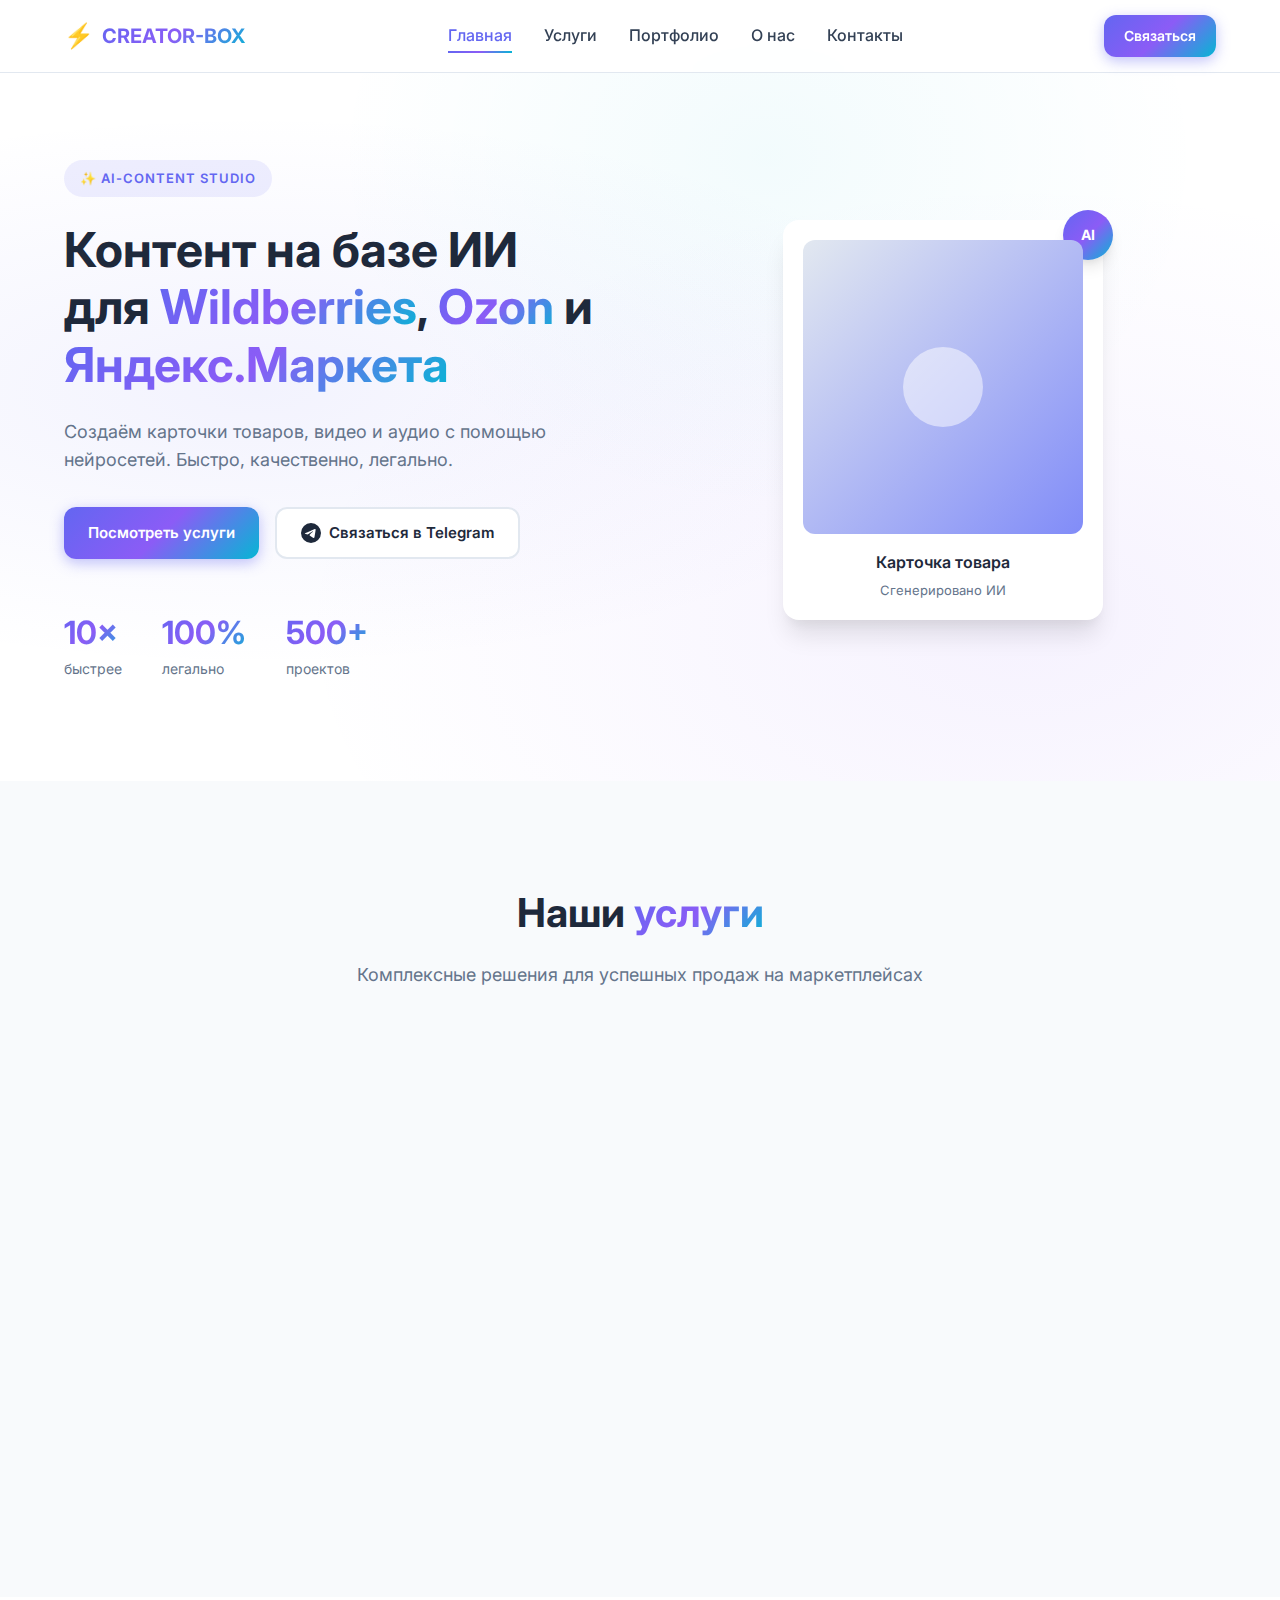
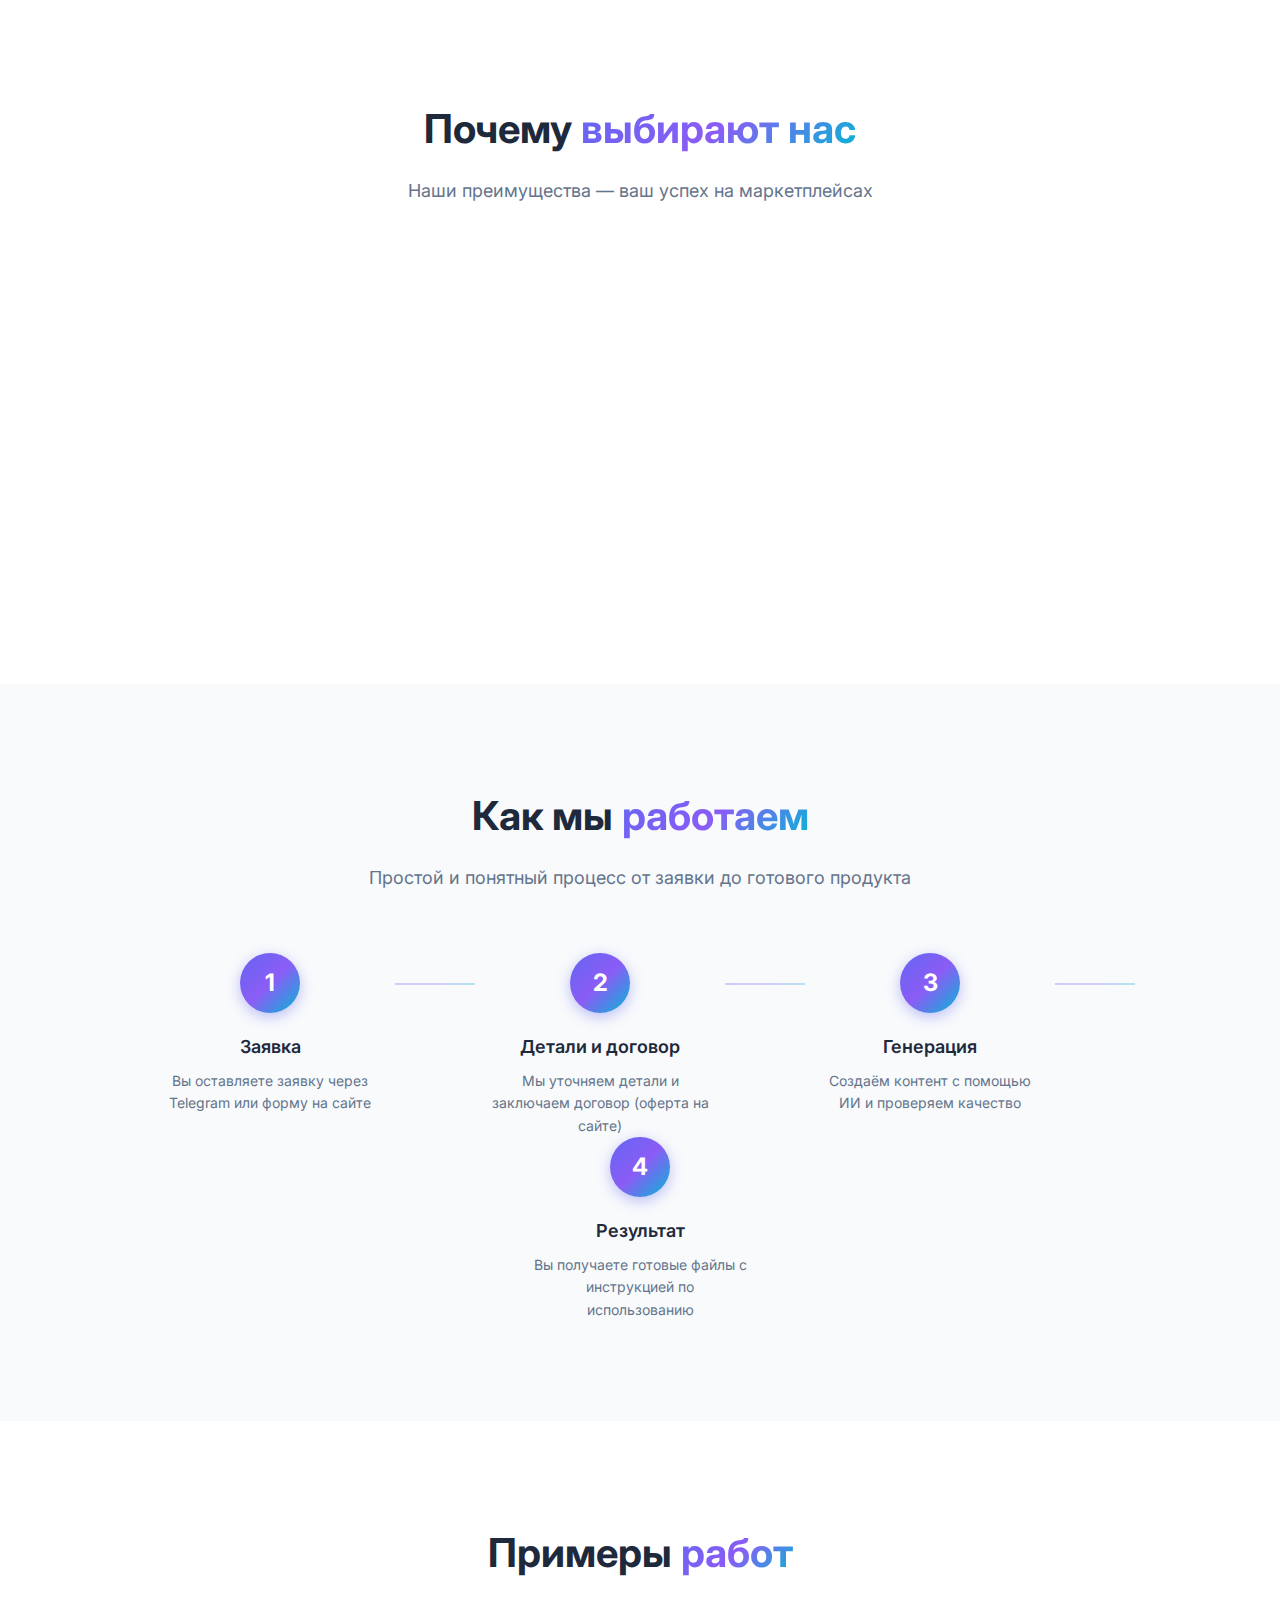
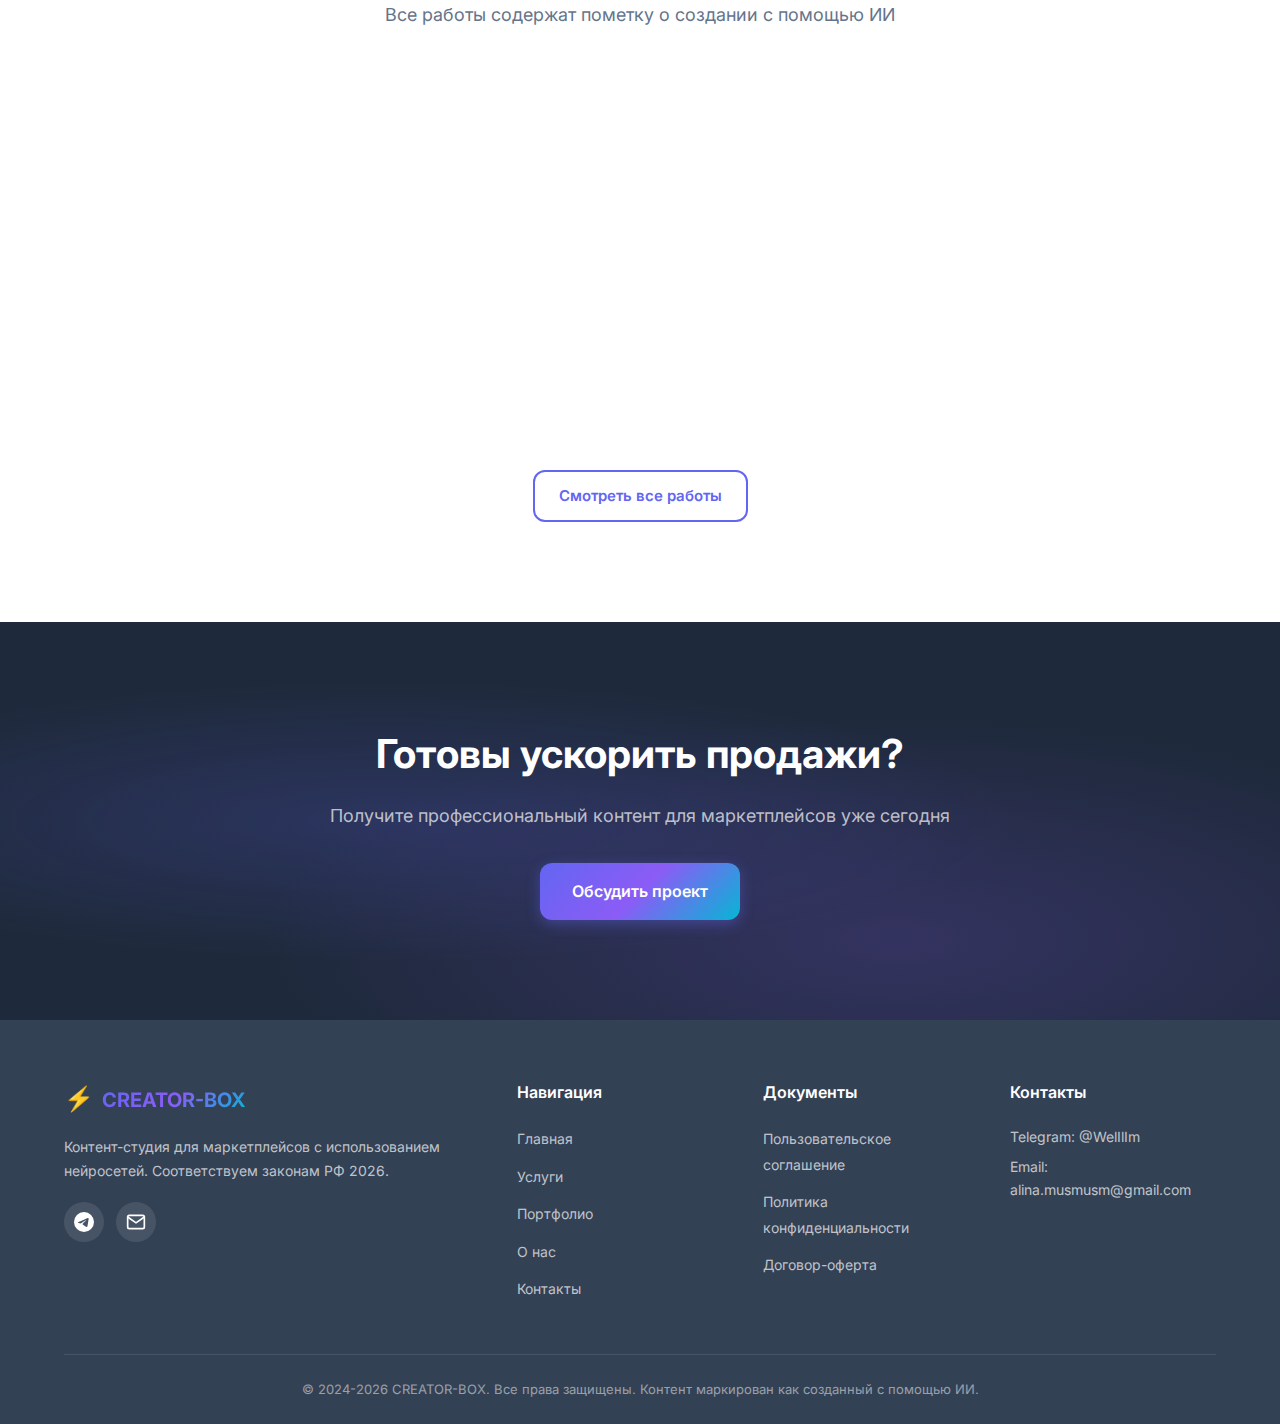
<file: index.html>
<!DOCTYPE html>
<html lang="ru">
<head>
    <meta charset="UTF-8">
    <meta name="viewport" content="width=device-width, initial-scale=1.0">
    <title>CREATOR-BOX — Контент-студия для маркетплейсов</title>
    <meta name="description" content="Создание контента для Wildberries, Ozon и Яндекс.Маркета с помощью нейросетей. Карточки товаров, видео и аудио с маркировкой ИИ.">
    <link rel="preconnect" href="https://fonts.googleapis.com">
    <link rel="preconnect" href="https://fonts.gstatic.com" crossorigin>
    <link href="https://fonts.googleapis.com/css2?family=Inter:wght@400;500;600;700&display=swap" rel="stylesheet">
    <link rel="stylesheet" href="style.css">
    <link rel="icon" href="data:image/svg+xml,<svg xmlns='http://www.w3.org/2000/svg' viewBox='0 0 100 100'><text y='.9em' font-size='90'>🎨</text></svg>">
</head>
<body>
    <!-- Header -->
    <header class="header">
        <div class="container">
            <a href="index.html" class="logo">
                <span class="logo-icon">⚡</span>
                <span class="logo-text">CREATOR-BOX</span>
            </a>
            <nav class="nav" id="nav">
                <a href="index.html" class="nav-link active">Главная</a>
                <a href="services.html" class="nav-link">Услуги</a>
                <a href="portfolio.html" class="nav-link">Портфолио</a>
                <a href="about.html" class="nav-link">О нас</a>
                <a href="contacts.html" class="nav-link">Контакты</a>
            </nav>
            <a href="contacts.html" class="btn btn-primary header-btn">Связаться</a>
            <button class="menu-toggle" id="menuToggle" aria-label="Открыть меню">
                <span></span>
                <span></span>
                <span></span>
            </button>
        </div>
    </header>

    <main>
        <!-- Hero Section -->
        <section class="hero">
            <div class="hero-bg"></div>
            <div class="container">
                <div class="hero-content">
                    <div class="hero-badge">✨ AI-Content Studio</div>
                    <h1 class="hero-title">Контент на базе ИИ для <span class="gradient-text">Wildberries</span>, <span class="gradient-text">Ozon</span> и <span class="gradient-text">Яндекс.Маркета</span></h1>
                    <p class="hero-subtitle">Создаём карточки товаров, видео и аудио с помощью нейросетей. Быстро, качественно, легально.</p>
                    <div class="hero-buttons">
                        <a href="services.html" class="btn btn-primary">Посмотреть услуги</a>
                        <a href="https://t.me/WelIlIm" target="_blank" class="btn btn-secondary">
                            <svg width="20" height="20" viewBox="0 0 24 24" fill="currentColor"><path d="M11.944 0A12 12 0 0 0 0 12a12 12 0 0 0 12 12 12 12 0 0 0 12-12A12 12 0 0 0 12 0a12 12 0 0 0-.056 0zm4.962 7.224c.1-.002.321.023.465.14a.506.506 0 0 1 .171.325c.016.093.036.306.02.472-.18 1.898-.962 6.502-1.36 8.627-.168.9-.499 1.201-.82 1.23-.696.065-1.225-.46-1.9-.902-1.056-.693-1.653-1.124-2.678-1.8-1.185-.78-.417-1.21.258-1.91.177-.184 3.247-2.977 3.307-3.23.007-.032.014-.15-.056-.212s-.174-.041-.249-.024c-.106.024-1.793 1.14-5.061 3.345-.48.33-.913.49-1.302.48-.428-.008-1.252-.241-1.865-.44-.752-.245-1.349-.374-1.297-.789.027-.216.325-.437.893-.663 3.498-1.524 5.83-2.529 6.998-3.014 3.332-1.386 4.025-1.627 4.476-1.635z"/></svg>
                            Связаться в Telegram
                        </a>
                    </div>
                    <div class="hero-stats">
                        <div class="stat">
                            <span class="stat-number">10×</span>
                            <span class="stat-label">быстрее</span>
                        </div>
                        <div class="stat">
                            <span class="stat-number">100%</span>
                            <span class="stat-label">легально</span>
                        </div>
                        <div class="stat">
                            <span class="stat-number">500+</span>
                            <span class="stat-label">проектов</span>
                        </div>
                    </div>
                </div>
                <div class="hero-visual">
                    <div class="hero-card">
                        <div class="ai-badge">AI</div>
                        <div class="hero-card-content">
                            <div class="hero-card-image"></div>
                            <div class="hero-card-text">
                                <div class="hero-card-title">Карточка товара</div>
                                <div class="hero-card-desc">Сгенерировано ИИ</div>
                            </div>
                        </div>
                    </div>
                </div>
            </div>
        </section>

        <!-- Services Section -->
        <section class="services" id="services">
            <div class="container">
                <div class="section-header">
                    <h2 class="section-title">Наши <span class="gradient-text">услуги</span></h2>
                    <p class="section-subtitle">Комплексные решения для успешных продаж на маркетплейсах</p>
                </div>
                <div class="services-grid">
                    <div class="service-card">
                        <div class="service-icon">
                            <svg width="32" height="32" viewBox="0 0 24 24" fill="none" stroke="currentColor" stroke-width="2"><rect x="3" y="3" width="18" height="18" rx="2"/><circle cx="8.5" cy="8.5" r="1.5"/><path d="M21 15l-5-5L5 21"/></svg>
                        </div>
                        <h3 class="service-title">Карточки товаров / Инфографика</h3>
                        <p class="service-desc">Генерация изображений для карточек товаров, соответствующих требованиям "Честного знака" и новым правилам верификации. Все изображения маркируются как ИИ.</p>
                        <span class="ai-label">AI Generated</span>
                    </div>
                    <div class="service-card">
                        <div class="service-icon">
                            <svg width="32" height="32" viewBox="0 0 24 24" fill="none" stroke="currentColor" stroke-width="2"><polygon points="5 3 19 12 5 21 5 3"/></svg>
                        </div>
                        <h3 class="service-title">Короткие видео (Reels/Short)</h3>
                        <p class="service-desc">Динамичные ролики 15-30 секунд для маркетплейсов, частично созданные с помощью нейросетей. Идеально для раздела "Видео" в карточке товара.</p>
                        <span class="ai-label">AI Assisted</span>
                    </div>
                    <div class="service-card">
                        <div class="service-icon">
                            <svg width="32" height="32" viewBox="0 0 24 24" fill="none" stroke="currentColor" stroke-width="2"><path d="M9 18V5l12-2v13"/><circle cx="6" cy="18" r="3"/><circle cx="18" cy="16" r="3"/></svg>
                        </div>
                        <h3 class="service-title">Аудио / Песни</h3>
                        <p class="service-desc">Уникальные аудиотреки для фона или рекламы, созданные ИИ. Права полностью передаются заказчику после оплаты.</p>
                        <span class="ai-label">AI Created</span>
                    </div>
                    <div class="service-card service-card-highlight">
                        <div class="service-icon">
                            <svg width="32" height="32" viewBox="0 0 24 24" fill="none" stroke="currentColor" stroke-width="2"><path d="M12 2L2 7l10 5 10-5-10-5z"/><path d="M2 17l10 5 10-5"/><path d="M2 12l10 5 10-5"/></svg>
                        </div>
                        <h3 class="service-title">Пакет «Всё включено»</h3>
                        <p class="service-desc">Комплексное наполнение карточки товара: фото, инфографика, видео и аудио. Полный пакет для успешных продаж.</p>
                        <span class="ai-label">Full Package</span>
                    </div>
                </div>
            </div>
        </section>

        <!-- Why Us Section -->
        <section class="why-us">
            <div class="container">
                <div class="section-header">
                    <h2 class="section-title">Почему <span class="gradient-text">выбирают нас</span></h2>
                    <p class="section-subtitle">Наши преимущества — ваш успех на маркетплейсах</p>
                </div>
                <div class="why-us-grid">
                    <div class="why-us-card">
                        <div class="why-us-number">01</div>
                        <h3 class="why-us-title">Прозрачность</h3>
                        <p class="why-us-desc">Маркируем весь ИИ-контент в соответствии с законами РФ 2026. Никаких скрытых технологий — только честная работа.</p>
                    </div>
                    <div class="why-us-card">
                        <div class="why-us-number">02</div>
                        <h3 class="why-us-title">Безопасность</h3>
                        <p class="why-us-desc">Помогаем пройти модерацию маркетплейсов с учётом нововведений ФЗ-289. Ваши карточки не будут отклонены.</p>
                    </div>
                    <div class="why-us-card">
                        <div class="why-us-number">03</div>
                        <h3 class="why-us-title">Скорость</h3>
                        <p class="why-us-desc">Нейросети ускоряют работу в 10 раз. Получайте готовый контент за часы, а не за недели.</p>
                    </div>
                    <div class="why-us-card">
                        <div class="why-us-number">04</div>
                        <h3 class="why-us-title">Авторские права</h3>
                        <p class="why-us-desc">После оплаты вы получаете исключительные права на весь созданный контент. Полная передача прав по акту.</p>
                    </div>
                </div>
            </div>
        </section>

        <!-- How We Work Section -->
        <section class="how-we-work">
            <div class="container">
                <div class="section-header">
                    <h2 class="section-title">Как мы <span class="gradient-text">работаем</span></h2>
                    <p class="section-subtitle">Простой и понятный процесс от заявки до готового продукта</p>
                </div>
                <div class="steps">
                    <div class="step">
                        <div class="step-number">1</div>
                        <div class="step-content">
                            <h3 class="step-title">Заявка</h3>
                            <p class="step-desc">Вы оставляете заявку через Telegram или форму на сайте</p>
                        </div>
                    </div>
                    <div class="step-connector"></div>
                    <div class="step">
                        <div class="step-number">2</div>
                        <div class="step-content">
                            <h3 class="step-title">Детали и договор</h3>
                            <p class="step-desc">Мы уточняем детали и заключаем договор (оферта на сайте)</p>
                        </div>
                    </div>
                    <div class="step-connector"></div>
                    <div class="step">
                        <div class="step-number">3</div>
                        <div class="step-content">
                            <h3 class="step-title">Генерация</h3>
                            <p class="step-desc">Создаём контент с помощью ИИ и проверяем качество</p>
                        </div>
                    </div>
                    <div class="step-connector"></div>
                    <div class="step">
                        <div class="step-number">4</div>
                        <div class="step-content">
                            <h3 class="step-title">Результат</h3>
                            <p class="step-desc">Вы получаете готовые файлы с инструкцией по использованию</p>
                        </div>
                    </div>
                </div>
            </div>
        </section>

        <!-- Portfolio Preview Section -->
        <section class="portfolio-preview">
            <div class="container">
                <div class="section-header">
                    <h2 class="section-title">Примеры <span class="gradient-text">работ</span></h2>
                    <p class="section-subtitle">Все работы содержат пометку о создании с помощью ИИ</p>
                </div>
                <div class="portfolio-grid">
                    <div class="portfolio-item">
                        <div class="portfolio-image">
                            <div class="ai-stamp">AI Generated</div>
                        </div>
                        <div class="portfolio-info">
                            <h4>Карточка товара</h4>
                            <p>Инфографика для Wildberries</p>
                        </div>
                    </div>
                    <div class="portfolio-item">
                        <div class="portfolio-image portfolio-video">
                            <div class="ai-stamp">AI Assisted</div>
                            <div class="play-icon">▶</div>
                        </div>
                        <div class="portfolio-info">
                            <h4>Рекламный ролик</h4>
                            <p>15 секунд для Ozon</p>
                        </div>
                    </div>
                    <div class="portfolio-item">
                        <div class="portfolio-image portfolio-audio">
                            <div class="ai-stamp">AI Created</div>
                            <div class="audio-icon">♪</div>
                        </div>
                        <div class="portfolio-info">
                            <h4>Музыка для рекламы</h4>
                            <p>Оригинальный трек 30 сек</p>
                        </div>
                    </div>
                </div>
                <div class="portfolio-more">
                    <a href="portfolio.html" class="btn btn-outline">Смотреть все работы</a>
                </div>
            </div>
        </section>

        <!-- CTA Section -->
        <section class="cta">
            <div class="container">
                <div class="cta-content">
                    <h2 class="cta-title">Готовы ускорить продажи?</h2>
                    <p class="cta-subtitle">Получите профессиональный контент для маркетплейсов уже сегодня</p>
                    <a href="contacts.html" class="btn btn-primary btn-large">Обсудить проект</a>
                </div>
            </div>
        </section>
    </main>

    <!-- Footer -->
    <footer class="footer">
        <div class="container">
            <div class="footer-grid">
                <div class="footer-brand">
                    <a href="index.html" class="logo">
                        <span class="logo-icon">⚡</span>
                        <span class="logo-text">CREATOR-BOX</span>
                    </a>
                    <p class="footer-desc">Контент-студия для маркетплейсов с использованием нейросетей. Соответствуем законам РФ 2026.</p>
                    <div class="footer-social">
                        <a href="https://t.me/WelIlIm" target="_blank" class="social-link" aria-label="Telegram">
                            <svg width="20" height="20" viewBox="0 0 24 24" fill="currentColor"><path d="M11.944 0A12 12 0 0 0 0 12a12 12 0 0 0 12 12 12 12 0 0 0 12-12A12 12 0 0 0 12 0a12 12 0 0 0-.056 0zm4.962 7.224c.1-.002.321.023.465.14a.506.506 0 0 1 .171.325c.016.093.036.306.02.472-.18 1.898-.962 6.502-1.36 8.627-.168.9-.499 1.201-.82 1.23-.696.065-1.225-.46-1.9-.902-1.056-.693-1.653-1.124-2.678-1.8-1.185-.78-.417-1.21.258-1.91.177-.184 3.247-2.977 3.307-3.23.007-.032.014-.15-.056-.212s-.174-.041-.249-.024c-.106.024-1.793 1.14-5.061 3.345-.48.33-.913.49-1.302.48-.428-.008-1.252-.241-1.865-.44-.752-.245-1.349-.374-1.297-.789.027-.216.325-.437.893-.663 3.498-1.524 5.83-2.529 6.998-3.014 3.332-1.386 4.025-1.627 4.476-1.635z"/></svg>
                        </a>
                        <a href="mailto:alina.musmusm@gmail.com" class="social-link" aria-label="Email">
                            <svg width="20" height="20" viewBox="0 0 24 24" fill="none" stroke="currentColor" stroke-width="2"><path d="M4 4h16c1.1 0 2 .9 2 2v12c0 1.1-.9 2-2 2H4c-1.1 0-2-.9-2-2V6c0-1.1.9-2 2-2z"/><polyline points="22,6 12,13 2,6"/></svg>
                        </a>
                    </div>
                </div>
                <div class="footer-links">
                    <h4>Навигация</h4>
                    <ul>
                        <li><a href="index.html">Главная</a></li>
                        <li><a href="services.html">Услуги</a></li>
                        <li><a href="portfolio.html">Портфолио</a></li>
                        <li><a href="about.html">О нас</a></li>
                        <li><a href="contacts.html">Контакты</a></li>
                    </ul>
                </div>
                <div class="footer-links">
                    <h4>Документы</h4>
                    <ul>
                        <li><a href="#">Пользовательское соглашение</a></li>
                        <li><a href="#">Политика конфиденциальности</a></li>
                        <li><a href="#">Договор-оферта</a></li>
                    </ul>
                </div>
                <div class="footer-contacts">
                    <h4>Контакты</h4>
                    <p>Telegram: <a href="https://t.me/WelIlIm">@WelIlIm</a></p>
                    <p>Email: <a href="mailto:alina.musmusm@gmail.com">alina.musmusm@gmail.com</a></p>
                </div>
            </div>
            <div class="footer-bottom">
                <p>&copy; 2024-2026 CREATOR-BOX. Все права защищены. Контент маркирован как созданный с помощью ИИ.</p>
            </div>
        </div>
    </footer>

    <script src="main.js"></script>
</body>
</html>
</file>
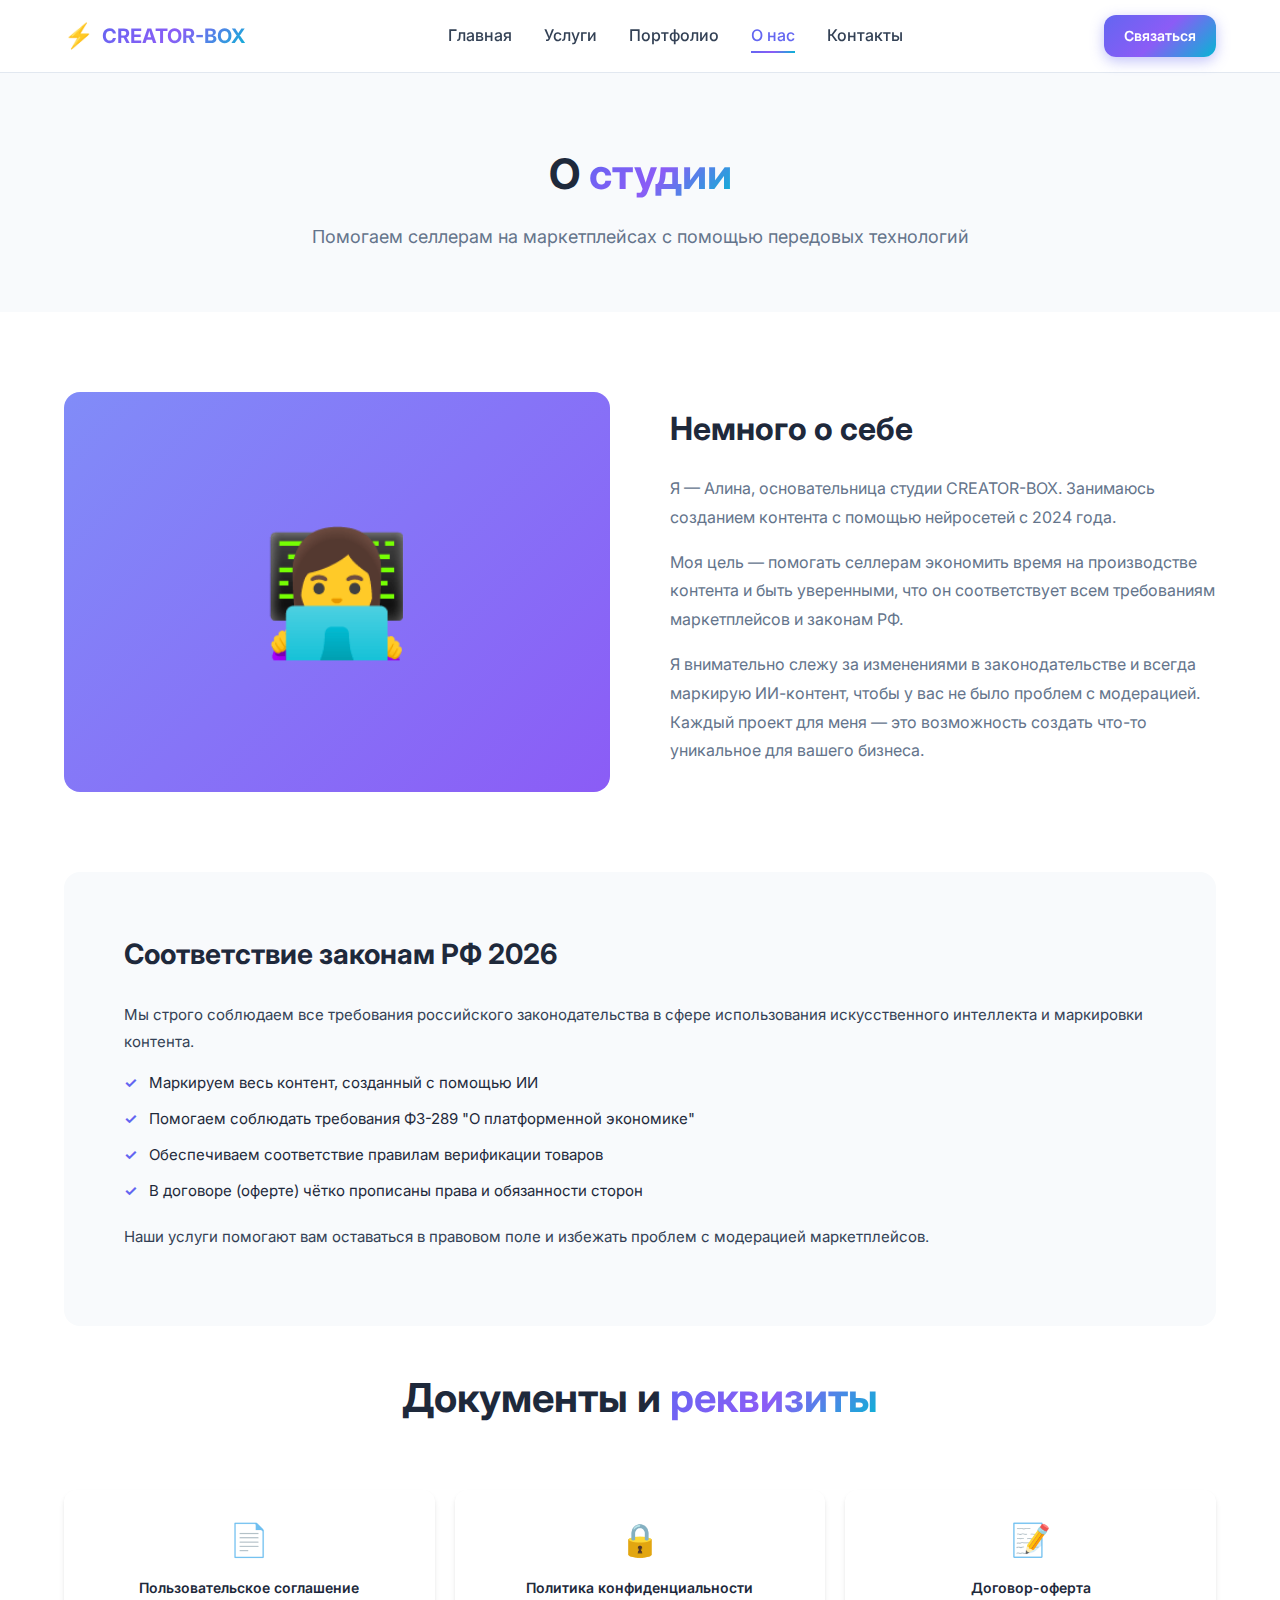
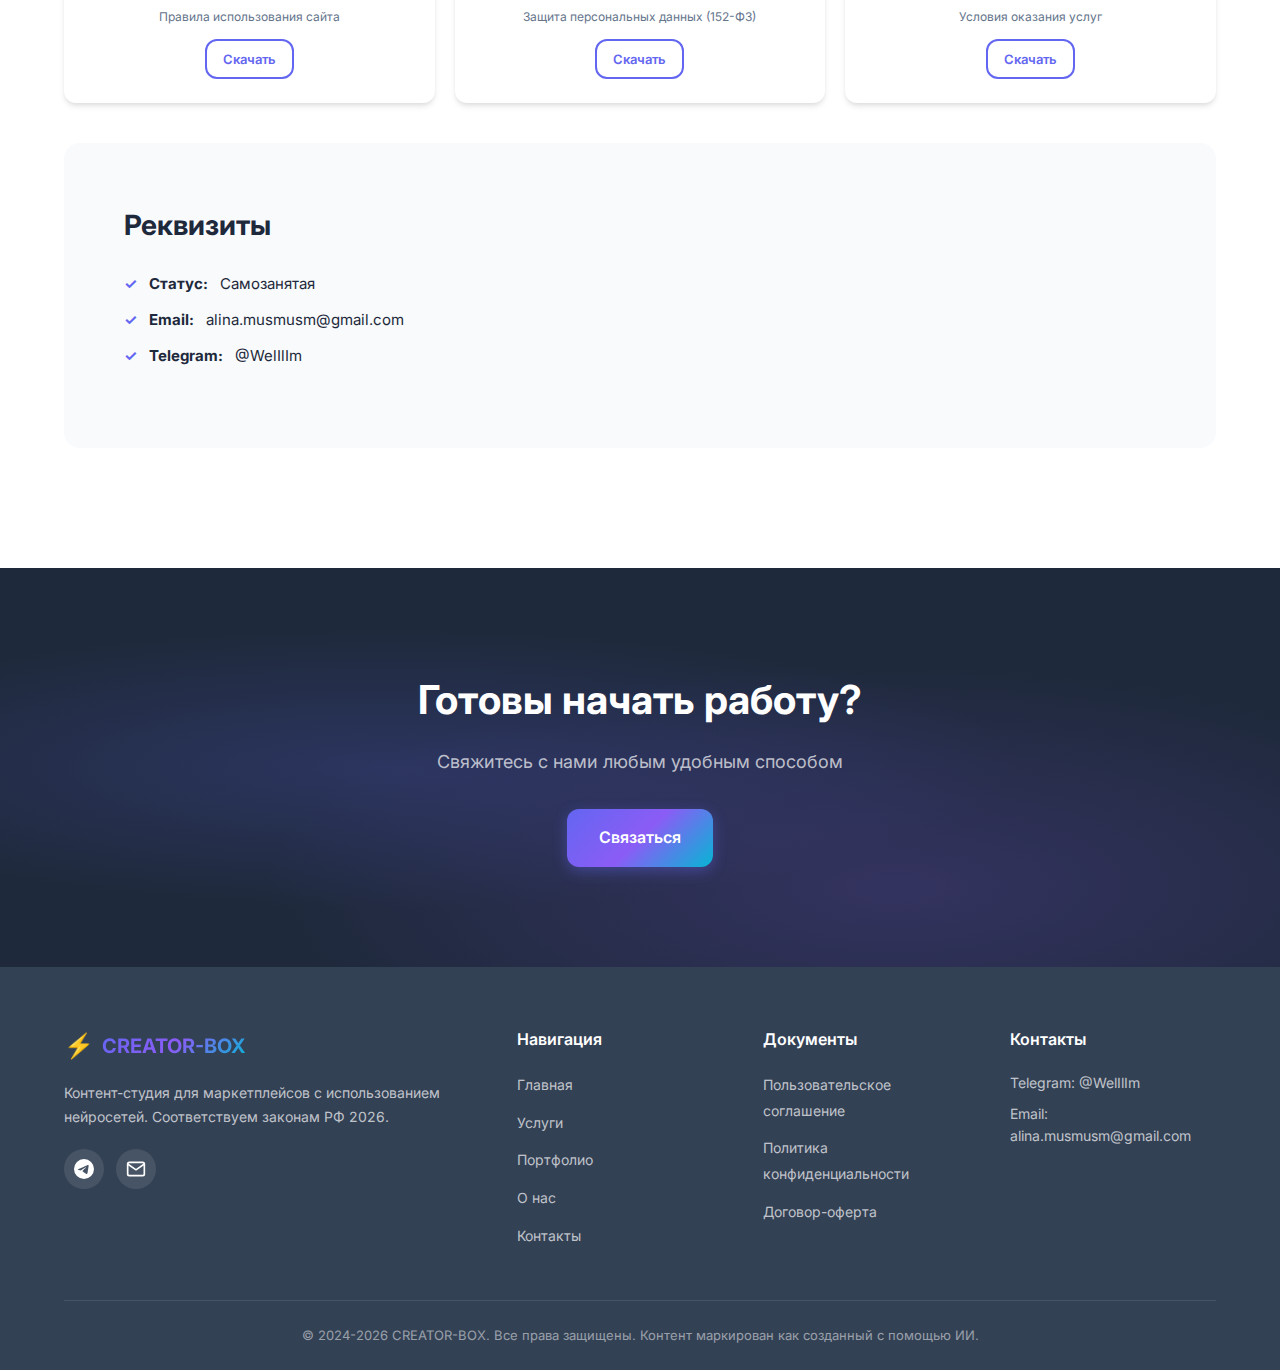
<file: about.html>
<!DOCTYPE html>
<html lang="ru">
<head>
    <meta charset="UTF-8">
    <meta name="viewport" content="width=device-width, initial-scale=1.0">
    <title>О нас — CREATOR-BOX</title>
    <meta name="description" content="О студии CREATOR-BOX. Создание контента для маркетплейсов с использованием нейросетей.">
    <link rel="preconnect" href="https://fonts.googleapis.com">
    <link rel="preconnect" href="https://fonts.gstatic.com" crossorigin>
    <link href="https://fonts.googleapis.com/css2?family=Inter:wght@400;500;600;700&display=swap" rel="stylesheet">
    <link rel="stylesheet" href="style.css">
    <link rel="icon" href="data:image/svg+xml,<svg xmlns='http://www.w3.org/2000/svg' viewBox='0 0 100 100'><text y='.9em' font-size='90'>🎨</text></svg>">
</head>
<body>
    <!-- Header -->
    <header class="header">
        <div class="container">
            <a href="index.html" class="logo">
                <span class="logo-icon">⚡</span>
                <span class="logo-text">CREATOR-BOX</span>
            </a>
            <nav class="nav" id="nav">
                <a href="index.html" class="nav-link">Главная</a>
                <a href="services.html" class="nav-link">Услуги</a>
                <a href="portfolio.html" class="nav-link">Портфолио</a>
                <a href="about.html" class="nav-link active">О нас</a>
                <a href="contacts.html" class="nav-link">Контакты</a>
            </nav>
            <a href="contacts.html" class="btn btn-primary header-btn">Связаться</a>
            <button class="menu-toggle" id="menuToggle" aria-label="Открыть меню">
                <span></span>
                <span></span>
                <span></span>
            </button>
        </div>
    </header>

    <main>
        <!-- Page Header -->
        <section class="page-header">
            <div class="container">
                <h1 class="page-title">О <span class="gradient-text">студии</span></h1>
                <p class="page-subtitle">Помогаем селлерам на маркетплейсах с помощью передовых технологий</p>
            </div>
        </section>

        <!-- About Section -->
        <section class="about-page">
            <div class="container">
                <div class="about-grid">
                    <div class="about-image">👩‍💻</div>
                    <div class="about-content">
                        <h2>Немного о себе</h2>
                        <p>Я — Алина, основательница студии CREATOR-BOX. Занимаюсь созданием контента с помощью нейросетей с 2024 года.</p>
                        <p>Моя цель — помогать селлерам экономить время на производстве контента и быть уверенными, что он соответствует всем требованиям маркетплейсов и законам РФ.</p>
                        <p>Я внимательно слежу за изменениями в законодательстве и всегда маркирую ИИ-контент, чтобы у вас не было проблем с модерацией. Каждый проект для меня — это возможность создать что-то уникальное для вашего бизнеса.</p>
                    </div>
                </div>
                
                <!-- Legal Section -->
                <div class="legal-section">
                    <h2>Соответствие законам РФ 2026</h2>
                    <p>Мы строго соблюдаем все требования российского законодательства в сфере использования искусственного интеллекта и маркировки контента.</p>
                    <ul>
                        <li>Маркируем весь контент, созданный с помощью ИИ</li>
                        <li>Помогаем соблюдать требования ФЗ-289 "О платформенной экономике"</li>
                        <li>Обеспечиваем соответствие правилам верификации товаров</li>
                        <li>В договоре (оферте) чётко прописаны права и обязанности сторон</li>
                    </ul>
                    <p>Наши услуги помогают вам оставаться в правовом поле и избежать проблем с модерацией маркетплейсов.</p>
                </div>
                
                <!-- Documents -->
                <div class="section-header">
                    <h2 class="section-title">Документы и <span class="gradient-text">реквизиты</span></h2>
                </div>
                <div class="legal-docs">
                    <div class="legal-doc">
                        <div class="legal-doc-icon">📄</div>
                        <h4>Пользовательское соглашение</h4>
                        <p>Правила использования сайта</p>
                        <a href="#" class="btn btn-outline" style="margin-top: 12px; padding: 8px 16px; font-size: 13px;">Скачать</a>
                    </div>
                    <div class="legal-doc">
                        <div class="legal-doc-icon">🔒</div>
                        <h4>Политика конфиденциальности</h4>
                        <p>Защита персональных данных (152-ФЗ)</p>
                        <a href="#" class="btn btn-outline" style="margin-top: 12px; padding: 8px 16px; font-size: 13px;">Скачать</a>
                    </div>
                    <div class="legal-doc">
                        <div class="legal-doc-icon">📝</div>
                        <h4>Договор-оферта</h4>
                        <p>Условия оказания услуг</p>
                        <a href="#" class="btn btn-outline" style="margin-top: 12px; padding: 8px 16px; font-size: 13px;">Скачать</a>
                    </div>
                </div>
                
                <!-- Requisites -->
                <div class="legal-section" style="margin-top: 40px;">
                    <h2>Реквизиты</h2>
                    <ul>
                        <li><strong>Статус:</strong> Самозанятая</li>
                        <li><strong>Email:</strong> alina.musmusm@gmail.com</li>
                        <li><strong>Telegram:</strong> @WelIlIm</li>
                    </ul>
                </div>
            </div>
        </section>
        
        <!-- CTA Section -->
        <section class="cta">
            <div class="container">
                <div class="cta-content">
                    <h2 class="cta-title">Готовы начать работу?</h2>
                    <p class="cta-subtitle">Свяжитесь с нами любым удобным способом</p>
                    <a href="contacts.html" class="btn btn-primary btn-large">Связаться</a>
                </div>
            </div>
        </section>
    </main>

    <!-- Footer -->
    <footer class="footer">
        <div class="container">
            <div class="footer-grid">
                <div class="footer-brand">
                    <a href="index.html" class="logo">
                        <span class="logo-icon">⚡</span>
                        <span class="logo-text">CREATOR-BOX</span>
                    </a>
                    <p class="footer-desc">Контент-студия для маркетплейсов с использованием нейросетей. Соответствуем законам РФ 2026.</p>
                    <div class="footer-social">
                        <a href="https://t.me/WelIlIm" target="_blank" class="social-link" aria-label="Telegram">
                            <svg width="20" height="20" viewBox="0 0 24 24" fill="currentColor"><path d="M11.944 0A12 12 0 0 0 0 12a12 12 0 0 0 12 12 12 12 0 0 0 12-12A12 12 0 0 0 12 0a12 12 0 0 0-.056 0zm4.962 7.224c.1-.002.321.023.465.14a.506.506 0 0 1 .171.325c.016.093.036.306.02.472-.18 1.898-.962 6.502-1.36 8.627-.168.9-.499 1.201-.82 1.23-.696.065-1.225-.46-1.9-.902-1.056-.693-1.653-1.124-2.678-1.8-1.185-.78-.417-1.21.258-1.91.177-.184 3.247-2.977 3.307-3.23.007-.032.014-.15-.056-.212s-.174-.041-.249-.024c-.106.024-1.793 1.14-5.061 3.345-.48.33-.913.49-1.302.48-.428-.008-1.252-.241-1.865-.44-.752-.245-1.349-.374-1.297-.789.027-.216.325-.437.893-.663 3.498-1.524 5.83-2.529 6.998-3.014 3.332-1.386 4.025-1.627 4.476-1.635z"/></svg>
                        </a>
                        <a href="mailto:alina.musmusm@gmail.com" class="social-link" aria-label="Email">
                            <svg width="20" height="20" viewBox="0 0 24 24" fill="none" stroke="currentColor" stroke-width="2"><path d="M4 4h16c1.1 0 2 .9 2 2v12c0 1.1-.9 2-2 2H4c-1.1 0-2-.9-2-2V6c0-1.1.9-2 2-2z"/><polyline points="22,6 12,13 2,6"/></svg>
                        </a>
                    </div>
                </div>
                <div class="footer-links">
                    <h4>Навигация</h4>
                    <ul>
                        <li><a href="index.html">Главная</a></li>
                        <li><a href="services.html">Услуги</a></li>
                        <li><a href="portfolio.html">Портфолио</a></li>
                        <li><a href="about.html">О нас</a></li>
                        <li><a href="contacts.html">Контакты</a></li>
                    </ul>
                </div>
                <div class="footer-links">
                    <h4>Документы</h4>
                    <ul>
                        <li><a href="#">Пользовательское соглашение</a></li>
                        <li><a href="#">Политика конфиденциальности</a></li>
                        <li><a href="#">Договор-оферта</a></li>
                    </ul>
                </div>
                <div class="footer-contacts">
                    <h4>Контакты</h4>
                    <p>Telegram: <a href="https://t.me/WelIlIm">@WelIlIm</a></p>
                    <p>Email: <a href="mailto:alina.musmusm@gmail.com">alina.musmusm@gmail.com</a></p>
                </div>
            </div>
            <div class="footer-bottom">
                <p>&copy; 2024-2026 CREATOR-BOX. Все права защищены. Контент маркирован как созданный с помощью ИИ.</p>
            </div>
        </div>
    </footer>

    <script src="main.js"></script>
</body>
</html>
</file>
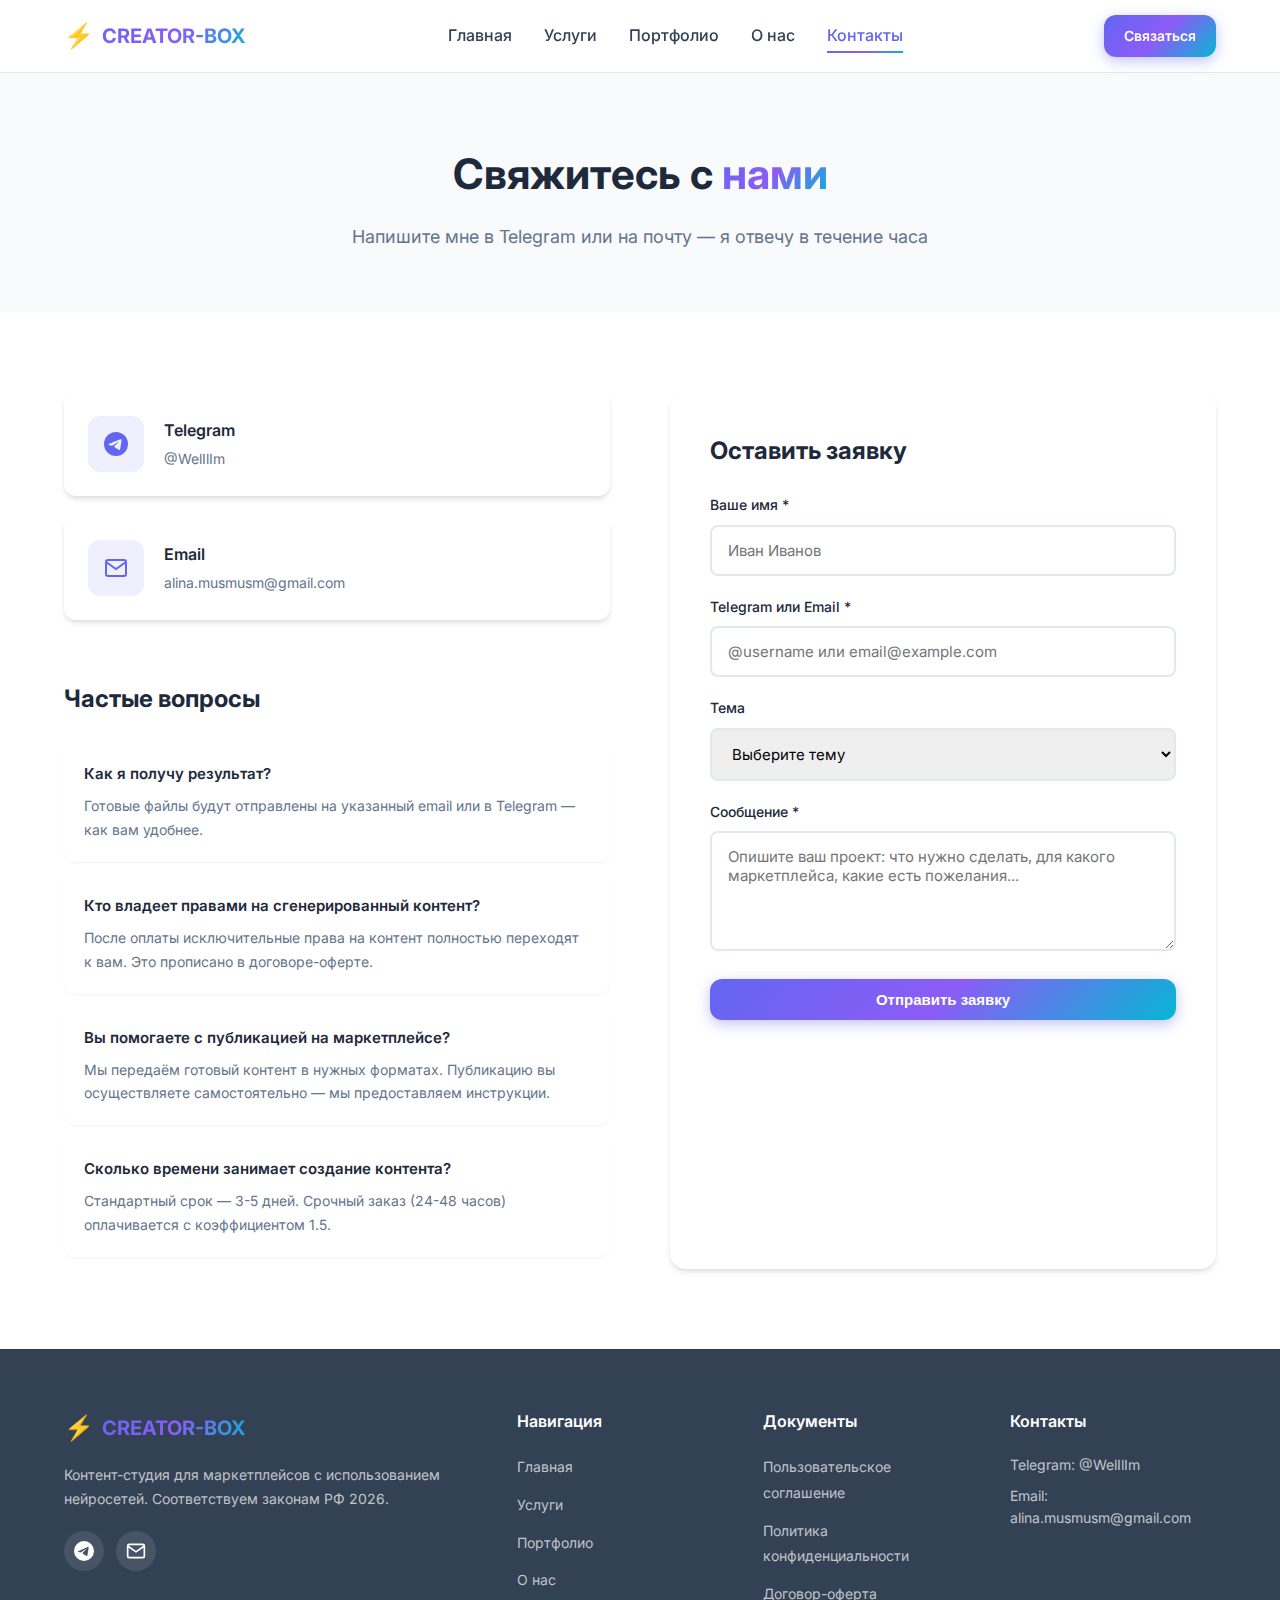
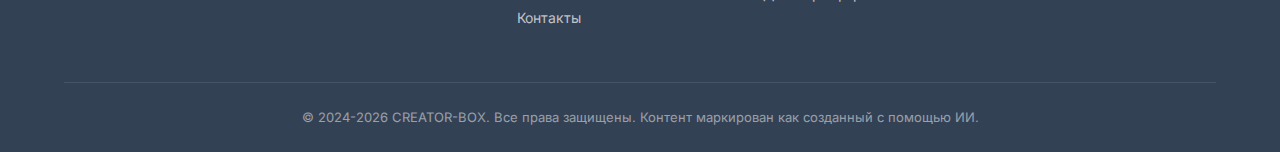
<file: contacts.html>
<!DOCTYPE html>
<html lang="ru">
<head>
    <meta charset="UTF-8">
    <meta name="viewport" content="width=device-width, initial-scale=1.0">
    <title>Контакты — CREATOR-BOX</title>
    <meta name="description" content="Связаться с нами. Telegram, Email, форма обратной связи.">
    <link rel="preconnect" href="https://fonts.googleapis.com">
    <link rel="preconnect" href="https://fonts.gstatic.com" crossorigin>
    <link href="https://fonts.googleapis.com/css2?family=Inter:wght@400;500;600;700&display=swap" rel="stylesheet">
    <link rel="stylesheet" href="style.css">
    <link rel="icon" href="data:image/svg+xml,<svg xmlns='http://www.w3.org/2000/svg' viewBox='0 0 100 100'><text y='.9em' font-size='90'>🎨</text></svg>">
</head>
<body>
    <!-- Header -->
    <header class="header">
        <div class="container">
            <a href="index.html" class="logo">
                <span class="logo-icon">⚡</span>
                <span class="logo-text">CREATOR-BOX</span>
            </a>
            <nav class="nav" id="nav">
                <a href="index.html" class="nav-link">Главная</a>
                <a href="services.html" class="nav-link">Услуги</a>
                <a href="portfolio.html" class="nav-link">Портфолио</a>
                <a href="about.html" class="nav-link">О нас</a>
                <a href="contacts.html" class="nav-link active">Контакты</a>
            </nav>
            <a href="contacts.html" class="btn btn-primary header-btn">Связаться</a>
            <button class="menu-toggle" id="menuToggle" aria-label="Открыть меню">
                <span></span>
                <span></span>
                <span></span>
            </button>
        </div>
    </header>

    <main>
        <!-- Page Header -->
        <section class="page-header">
            <div class="container">
                <h1 class="page-title">Свяжитесь с <span class="gradient-text">нами</span></h1>
                <p class="page-subtitle">Напишите мне в Telegram или на почту — я отвечу в течение часа</p>
            </div>
        </section>

        <!-- Contacts Section -->
        <section class="contacts-page">
            <div class="container">
                <div class="contacts-grid">
                    <!-- Contact Methods -->
                    <div class="contact-methods">
                        <a href="https://t.me/WelIlIm" target="_blank" class="contact-method">
                            <div class="contact-method-icon">
                                <svg width="24" height="24" viewBox="0 0 24 24" fill="currentColor"><path d="M11.944 0A12 12 0 0 0 0 12a12 12 0 0 0 12 12 12 12 0 0 0 12-12A12 12 0 0 0 12 0a12 12 0 0 0-.056 0zm4.962 7.224c.1-.002.321.023.465.14a.506.506 0 0 1 .171.325c.016.093.036.306.02.472-.18 1.898-.962 6.502-1.36 8.627-.168.9-.499 1.201-.82 1.23-.696.065-1.225-.46-1.9-.902-1.056-.693-1.653-1.124-2.678-1.8-1.185-.78-.417-1.21.258-1.91.177-.184 3.247-2.977 3.307-3.23.007-.032.014-.15-.056-.212s-.174-.041-.249-.024c-.106.024-1.793 1.14-5.061 3.345-.48.33-.913.49-1.302.48-.428-.008-1.252-.241-1.865-.44-.752-.245-1.349-.374-1.297-.789.027-.216.325-.437.893-.663 3.498-1.524 5.83-2.529 6.998-3.014 3.332-1.386 4.025-1.627 4.476-1.635z"/></svg>
                            </div>
                            <div class="contact-method-content">
                                <h4>Telegram</h4>
                                <p>@WelIlIm</p>
                            </div>
                        </a>
                        
                        <a href="mailto:alina.musmusm@gmail.com" class="contact-method">
                            <div class="contact-method-icon">
                                <svg width="24" height="24" viewBox="0 0 24 24" fill="none" stroke="currentColor" stroke-width="2"><path d="M4 4h16c1.1 0 2 .9 2 2v12c0 1.1-.9 2-2 2H4c-1.1 0-2-.9-2-2V6c0-1.1.9-2 2-2z"/><polyline points="22,6 12,13 2,6"/></svg>
                            </div>
                            <div class="contact-method-content">
                                <h4>Email</h4>
                                <p>alina.musmusm@gmail.com</p>
                            </div>
                        </a>
                        
                        <!-- FAQ -->
                        <div class="faq-section">
                            <h3>Частые вопросы</h3>
                            
                            <div class="faq-item">
                                <div class="faq-question">Как я получу результат?</div>
                                <div class="faq-answer">Готовые файлы будут отправлены на указанный email или в Telegram — как вам удобнее.</div>
                            </div>
                            
                            <div class="faq-item">
                                <div class="faq-question">Кто владеет правами на сгенерированный контент?</div>
                                <div class="faq-answer">После оплаты исключительные права на контент полностью переходят к вам. Это прописано в договоре-оферте.</div>
                            </div>
                            
                            <div class="faq-item">
                                <div class="faq-question">Вы помогаете с публикацией на маркетплейсе?</div>
                                <div class="faq-answer">Мы передаём готовый контент в нужных форматах. Публикацию вы осуществляете самостоятельно — мы предоставляем инструкции.</div>
                            </div>
                            
                            <div class="faq-item">
                                <div class="faq-question">Сколько времени занимает создание контента?</div>
                                <div class="faq-answer">Стандартный срок — 3-5 дней. Срочный заказ (24-48 часов) оплачивается с коэффициентом 1.5.</div>
                            </div>
                        </div>
                    </div>
                    
                    <!-- Contact Form -->
                    <div class="contact-form-wrapper">
                        <h3>Оставить заявку</h3>
                        <form id="contactForm">
                            <div class="form-group">
                                <label for="name">Ваше имя *</label>
                                <input type="text" id="name" name="name" placeholder="Иван Иванов" required>
                            </div>
                            
                            <div class="form-group">
                                <label for="contact">Telegram или Email *</label>
                                <input type="text" id="contact" name="contact" placeholder="@username или email@example.com" required>
                            </div>
                            
                            <div class="form-group">
                                <label for="subject">Тема</label>
                                <select id="subject" name="subject">
                                    <option value="">Выберите тему</option>
                                    <option value="photo">Карточка товара (фото)</option>
                                    <option value="video">Видеоролик</option>
                                    <option value="audio">Аудиотрек</option>
                                    <option value="package">Комплекс (всё включено)</option>
                                    <option value="other">Другое</option>
                                </select>
                            </div>
                            
                            <div class="form-group">
                                <label for="message">Сообщение *</label>
                                <textarea id="message" name="message" placeholder="Опишите ваш проект: что нужно сделать, для какого маркетплейса, какие есть пожелания..." required></textarea>
                            </div>
                            
                            <!-- Hidden field for bot protection -->
                            <div class="form-group">
                                <input type="text" name="website" class="hidden" style="display: none;">
                            </div>
                            
                            <button type="submit" class="btn btn-primary" style="width: 100%;">Отправить заявку</button>
                            
                            <div class="form-success" id="formSuccess">
                                Спасибо! Ваша заявка отправлена. Я свяжусь с вами в ближайшее время.
                            </div>
                        </form>
                    </div>
                </div>
            </div>
        </section>
    </main>

    <!-- Footer -->
    <footer class="footer">
        <div class="container">
            <div class="footer-grid">
                <div class="footer-brand">
                    <a href="index.html" class="logo">
                        <span class="logo-icon">⚡</span>
                        <span class="logo-text">CREATOR-BOX</span>
                    </a>
                    <p class="footer-desc">Контент-студия для маркетплейсов с использованием нейросетей. Соответствуем законам РФ 2026.</p>
                    <div class="footer-social">
                        <a href="https://t.me/WelIlIm" target="_blank" class="social-link" aria-label="Telegram">
                            <svg width="20" height="20" viewBox="0 0 24 24" fill="currentColor"><path d="M11.944 0A12 12 0 0 0 0 12a12 12 0 0 0 12 12 12 12 0 0 0 12-12A12 12 0 0 0 12 0a12 12 0 0 0-.056 0zm4.962 7.224c.1-.002.321.023.465.14a.506.506 0 0 1 .171.325c.016.093.036.306.02.472-.18 1.898-.962 6.502-1.36 8.627-.168.9-.499 1.201-.82 1.23-.696.065-1.225-.46-1.9-.902-1.056-.693-1.653-1.124-2.678-1.8-1.185-.78-.417-1.21.258-1.91.177-.184 3.247-2.977 3.307-3.23.007-.032.014-.15-.056-.212s-.174-.041-.249-.024c-.106.024-1.793 1.14-5.061 3.345-.48.33-.913.49-1.302.48-.428-.008-1.252-.241-1.865-.44-.752-.245-1.349-.374-1.297-.789.027-.216.325-.437.893-.663 3.498-1.524 5.83-2.529 6.998-3.014 3.332-1.386 4.025-1.627 4.476-1.635z"/></svg>
                        </a>
                        <a href="mailto:alina.musmusm@gmail.com" class="social-link" aria-label="Email">
                            <svg width="20" height="20" viewBox="0 0 24 24" fill="none" stroke="currentColor" stroke-width="2"><path d="M4 4h16c1.1 0 2 .9 2 2v12c0 1.1-.9 2-2 2H4c-1.1 0-2-.9-2-2V6c0-1.1.9-2 2-2z"/><polyline points="22,6 12,13 2,6"/></svg>
                        </a>
                    </div>
                </div>
                <div class="footer-links">
                    <h4>Навигация</h4>
                    <ul>
                        <li><a href="index.html">Главная</a></li>
                        <li><a href="services.html">Услуги</a></li>
                        <li><a href="portfolio.html">Портфолио</a></li>
                        <li><a href="about.html">О нас</a></li>
                        <li><a href="contacts.html">Контакты</a></li>
                    </ul>
                </div>
                <div class="footer-links">
                    <h4>Документы</h4>
                    <ul>
                        <li><a href="#">Пользовательское соглашение</a></li>
                        <li><a href="#">Политика конфиденциальности</a></li>
                        <li><a href="#">Договор-оферта</a></li>
                    </ul>
                </div>
                <div class="footer-contacts">
                    <h4>Контакты</h4>
                    <p>Telegram: <a href="https://t.me/WelIlIm">@WelIlIm</a></p>
                    <p>Email: <a href="mailto:alina.musmusm@gmail.com">alina.musmusm@gmail.com</a></p>
                </div>
            </div>
            <div class="footer-bottom">
                <p>&copy; 2024-2026 CREATOR-BOX. Все права защищены. Контент маркирован как созданный с помощью ИИ.</p>
            </div>
        </div>
    </footer>

    <script src="main.js"></script></script>
</body>
</html>
</file>
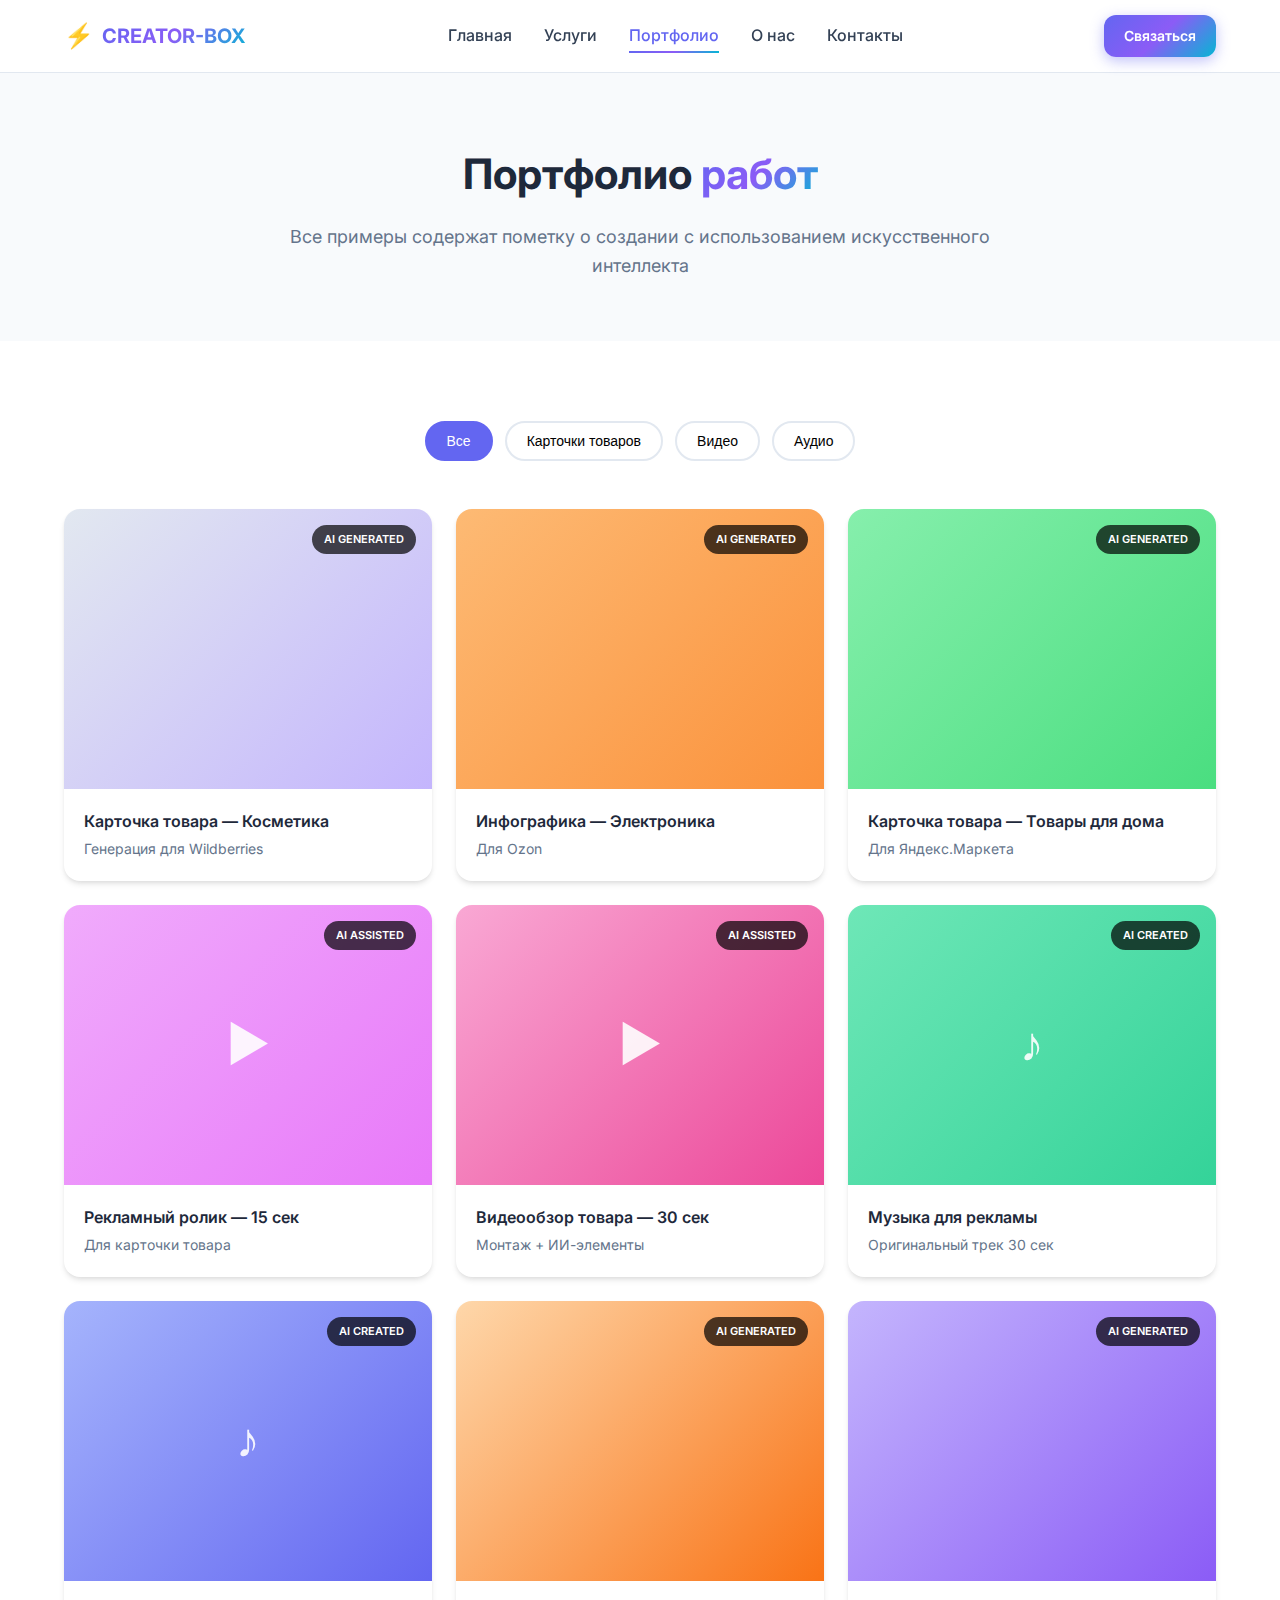
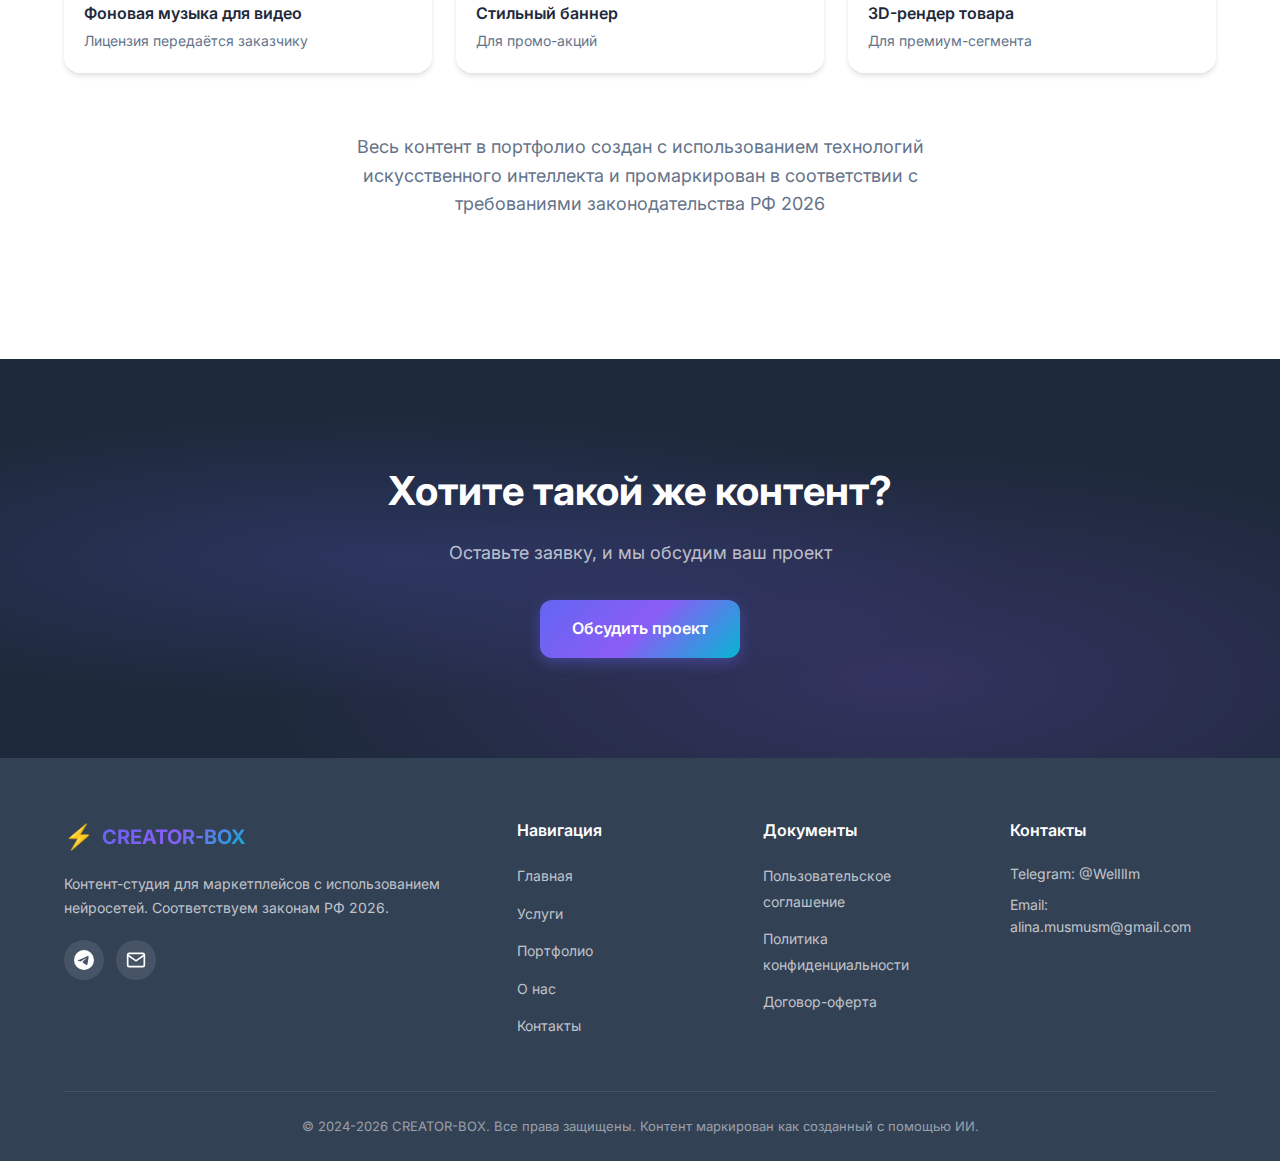
<file: portfolio.html>
<!DOCTYPE html>
<html lang="ru">
<head>
    <meta charset="UTF-8">
    <meta name="viewport" content="width=device-width, initial-scale=1.0">
    <title>Портфолио — CREATOR-BOX</title>
    <meta name="description" content="Примеры работ по созданию контента для маркетплейсов с помощью нейросетей.">
    <link rel="preconnect" href="https://fonts.googleapis.com">
    <link rel="preconnect" href="https://fonts.gstatic.com" crossorigin>
    <link href="https://fonts.googleapis.com/css2?family=Inter:wght@400;500;600;700&display=swap" rel="stylesheet">
    <link rel="stylesheet" href="style.css">
    <link rel="icon" href="data:image/svg+xml,<svg xmlns='http://www.w3.org/2000/svg' viewBox='0 0 100 100'><text y='.9em' font-size='90'>🎨</text></svg>">
</head>
<body>
    <!-- Header -->
    <header class="header">
        <div class="container">
            <a href="index.html" class="logo">
                <span class="logo-icon">⚡</span>
                <span class="logo-text">CREATOR-BOX</span>
            </a>
            <nav class="nav" id="nav">
                <a href="index.html" class="nav-link">Главная</a>
                <a href="services.html" class="nav-link">Услуги</a>
                <a href="portfolio.html" class="nav-link active">Портфолио</a>
                <a href="about.html" class="nav-link">О нас</a>
                <a href="contacts.html" class="nav-link">Контакты</a>
            </nav>
            <a href="contacts.html" class="btn btn-primary header-btn">Связаться</a>
            <button class="menu-toggle" id="menuToggle" aria-label="Открыть меню">
                <span></span>
                <span></span>
                <span></span>
            </button>
        </div>
    </header>

    <main>
        <!-- Page Header -->
        <section class="page-header">
            <div class="container">
                <h1 class="page-title">Портфолио <span class="gradient-text">работ</span></h1>
                <p class="page-subtitle">Все примеры содержат пометку о создании с использованием искусственного интеллекта</p>
            </div>
        </section>

        <!-- Portfolio Section -->
        <section class="portfolio-page">
            <div class="container">
                <!-- Filter -->
                <div class="portfolio-filter">
                    <button class="filter-btn active" data-filter="all">Все</button>
                    <button class="filter-btn" data-filter="photo">Карточки товаров</button>
                    <button class="filter-btn" data-filter="video">Видео</button>
                    <button class="filter-btn" data-filter="audio">Аудио</button>
                </div>
                
                <!-- Portfolio Grid -->
                <div class="portfolio-full-grid">
                    <div class="portfolio-full-item" data-category="photo">
                        <div class="portfolio-image">
                            <div class="ai-stamp">AI Generated</div>
                        </div>
                        <div class="portfolio-info">
                            <h4>Карточка товара — Косметика</h4>
                            <p>Генерация для Wildberries</p>
                        </div>
                    </div>
                    
                    <div class="portfolio-full-item" data-category="photo">
                        <div class="portfolio-image" style="background: linear-gradient(135deg, #fdba74 0%, #fb923c 100%);">
                            <div class="ai-stamp">AI Generated</div>
                        </div>
                        <div class="portfolio-info">
                            <h4>Инфографика — Электроника</h4>
                            <p>Для Ozon</p>
                        </div>
                    </div>
                    
                    <div class="portfolio-full-item" data-category="photo">
                        <div class="portfolio-image" style="background: linear-gradient(135deg, #86efac 0%, #4ade80 100%);">
                            <div class="ai-stamp">AI Generated</div>
                        </div>
                        <div class="portfolio-info">
                            <h4>Карточка товара — Товары для дома</h4>
                            <p>Для Яндекс.Маркета</p>
                        </div>
                    </div>
                    
                    <div class="portfolio-full-item" data-category="video">
                        <div class="portfolio-image portfolio-video">
                            <div class="ai-stamp">AI Assisted</div>
                            <div class="play-icon">▶</div>
                        </div>
                        <div class="portfolio-info">
                            <h4>Рекламный ролик — 15 сек</h4>
                            <p>Для карточки товара</p>
                        </div>
                    </div>
                    
                    <div class="portfolio-full-item" data-category="video">
                        <div class="portfolio-image portfolio-video" style="background: linear-gradient(135deg, #f9a8d4 0%, #ec4899 100%);">
                            <div class="ai-stamp">AI Assisted</div>
                            <div class="play-icon">▶</div>
                        </div>
                        <div class="portfolio-info">
                            <h4>Видеообзор товара — 30 сек</h4>
                            <p>Монтаж + ИИ-элементы</p>
                        </div>
                    </div>
                    
                    <div class="portfolio-full-item" data-category="audio">
                        <div class="portfolio-image portfolio-audio">
                            <div class="ai-stamp">AI Created</div>
                            <div class="audio-icon">♪</div>
                        </div>
                        <div class="portfolio-info">
                            <h4>Музыка для рекламы</h4>
                            <p>Оригинальный трек 30 сек</p>
                        </div>
                    </div>
                    
                    <div class="portfolio-full-item" data-category="audio">
                        <div class="portfolio-image portfolio-audio" style="background: linear-gradient(135deg, #a5b4fc 0%, #6366f1 100%);">
                            <div class="ai-stamp">AI Created</div>
                            <div class="audio-icon">♪</div>
                        </div>
                        <div class="portfolio-info">
                            <h4>Фоновая музыка для видео</h4>
                            <p>Лицензия передаётся заказчику</p>
                        </div>
                    </div>
                    
                    <div class="portfolio-full-item" data-category="photo">
                        <div class="portfolio-image" style="background: linear-gradient(135deg, #fed7aa 0%, #f97316 100%);">
                            <div class="ai-stamp">AI Generated</div>
                        </div>
                        <div class="portfolio-info">
                            <h4>Стильный баннер</h4>
                            <p>Для промо-акций</p>
                        </div>
                    </div>
                    
                    <div class="portfolio-full-item" data-category="photo">
                        <div class="portfolio-image" style="background: linear-gradient(135deg, #c4b5fd 0%, #8b5cf6 100%);">
                            <div class="ai-stamp">AI Generated</div>
                        </div>
                        <div class="portfolio-info">
                            <h4>3D-рендер товара</h4>
                            <p>Для премиум-сегмента</p>
                        </div>
                    </div>
                </div>
                
                <!-- Info Note -->
                <div class="section-header" style="margin-top: 60px;">
                    <p class="section-subtitle">Весь контент в портфолио создан с использованием технологий искусственного интеллекта и промаркирован в соответствии с требованиями законодательства РФ 2026</p>
                </div>
            </div>
        </section>
        
        <!-- CTA Section -->
        <section class="cta">
            <div class="container">
                <div class="cta-content">
                    <h2 class="cta-title">Хотите такой же контент?</h2>
                    <p class="cta-subtitle">Оставьте заявку, и мы обсудим ваш проект</p>
                    <a href="contacts.html" class="btn btn-primary btn-large">Обсудить проект</a>
                </div>
            </div>
        </section>
    </main>

    <!-- Footer -->
    <footer class="footer">
        <div class="container">
            <div class="footer-grid">
                <div class="footer-brand">
                    <a href="index.html" class="logo">
                        <span class="logo-icon">⚡</span>
                        <span class="logo-text">CREATOR-BOX</span>
                    </a>
                    <p class="footer-desc">Контент-студия для маркетплейсов с использованием нейросетей. Соответствуем законам РФ 2026.</p>
                    <div class="footer-social">
                        <a href="https://t.me/WelIlIm" target="_blank" class="social-link" aria-label="Telegram">
                            <svg width="20" height="20" viewBox="0 0 24 24" fill="currentColor"><path d="M11.944 0A12 12 0 0 0 0 12a12 12 0 0 0 12 12 12 12 0 0 0 12-12A12 12 0 0 0 12 0a12 12 0 0 0-.056 0zm4.962 7.224c.1-.002.321.023.465.14a.506.506 0 0 1 .171.325c.016.093.036.306.02.472-.18 1.898-.962 6.502-1.36 8.627-.168.9-.499 1.201-.82 1.23-.696.065-1.225-.46-1.9-.902-1.056-.693-1.653-1.124-2.678-1.8-1.185-.78-.417-1.21.258-1.91.177-.184 3.247-2.977 3.307-3.23.007-.032.014-.15-.056-.212s-.174-.041-.249-.024c-.106.024-1.793 1.14-5.061 3.345-.48.33-.913.49-1.302.48-.428-.008-1.252-.241-1.865-.44-.752-.245-1.349-.374-1.297-.789.027-.216.325-.437.893-.663 3.498-1.524 5.83-2.529 6.998-3.014 3.332-1.386 4.025-1.627 4.476-1.635z"/></svg>
                        </a>
                        <a href="mailto:alina.musmusm@gmail.com" class="social-link" aria-label="Email">
                            <svg width="20" height="20" viewBox="0 0 24 24" fill="none" stroke="currentColor" stroke-width="2"><path d="M4 4h16c1.1 0 2 .9 2 2v12c0 1.1-.9 2-2 2H4c-1.1 0-2-.9-2-2V6c0-1.1.9-2 2-2z"/><polyline points="22,6 12,13 2,6"/></svg>
                        </a>
                    </div>
                </div>
                <div class="footer-links">
                    <h4>Навигация</h4>
                    <ul>
                        <li><a href="index.html">Главная</a></li>
                        <li><a href="services.html">Услуги</a></li>
                        <li><a href="portfolio.html">Портфолио</a></li>
                        <li><a href="about.html">О нас</a></li>
                        <li><a href="contacts.html">Контакты</a></li>
                    </ul>
                </div>
                <div class="footer-links">
                    <h4>Документы</h4>
                    <ul>
                        <li><a href="#">Пользовательское соглашение</a></li>
                        <li><a href="#">Политика конфиденциальности</a></li>
                        <li><a href="#">Договор-оферта</a></li>
                    </ul>
                </div>
                <div class="footer-contacts">
                    <h4>Контакты</h4>
                    <p>Telegram: <a href="https://t.me/WelIlIm">@WelIlIm</a></p>
                    <p>Email: <a href="mailto:alina.musmusm@gmail.com">alina.musmusm@gmail.com</a></p>
                </div>
            </div>
            <div class="footer-bottom">
                <p>&copy; 2024-2026 CREATOR-BOX. Все права защищены. Контент маркирован как созданный с помощью ИИ.</p>
            </div>
        </div>
    </footer>

    <script src="main.js"></script>
</body>
</html>
</file>
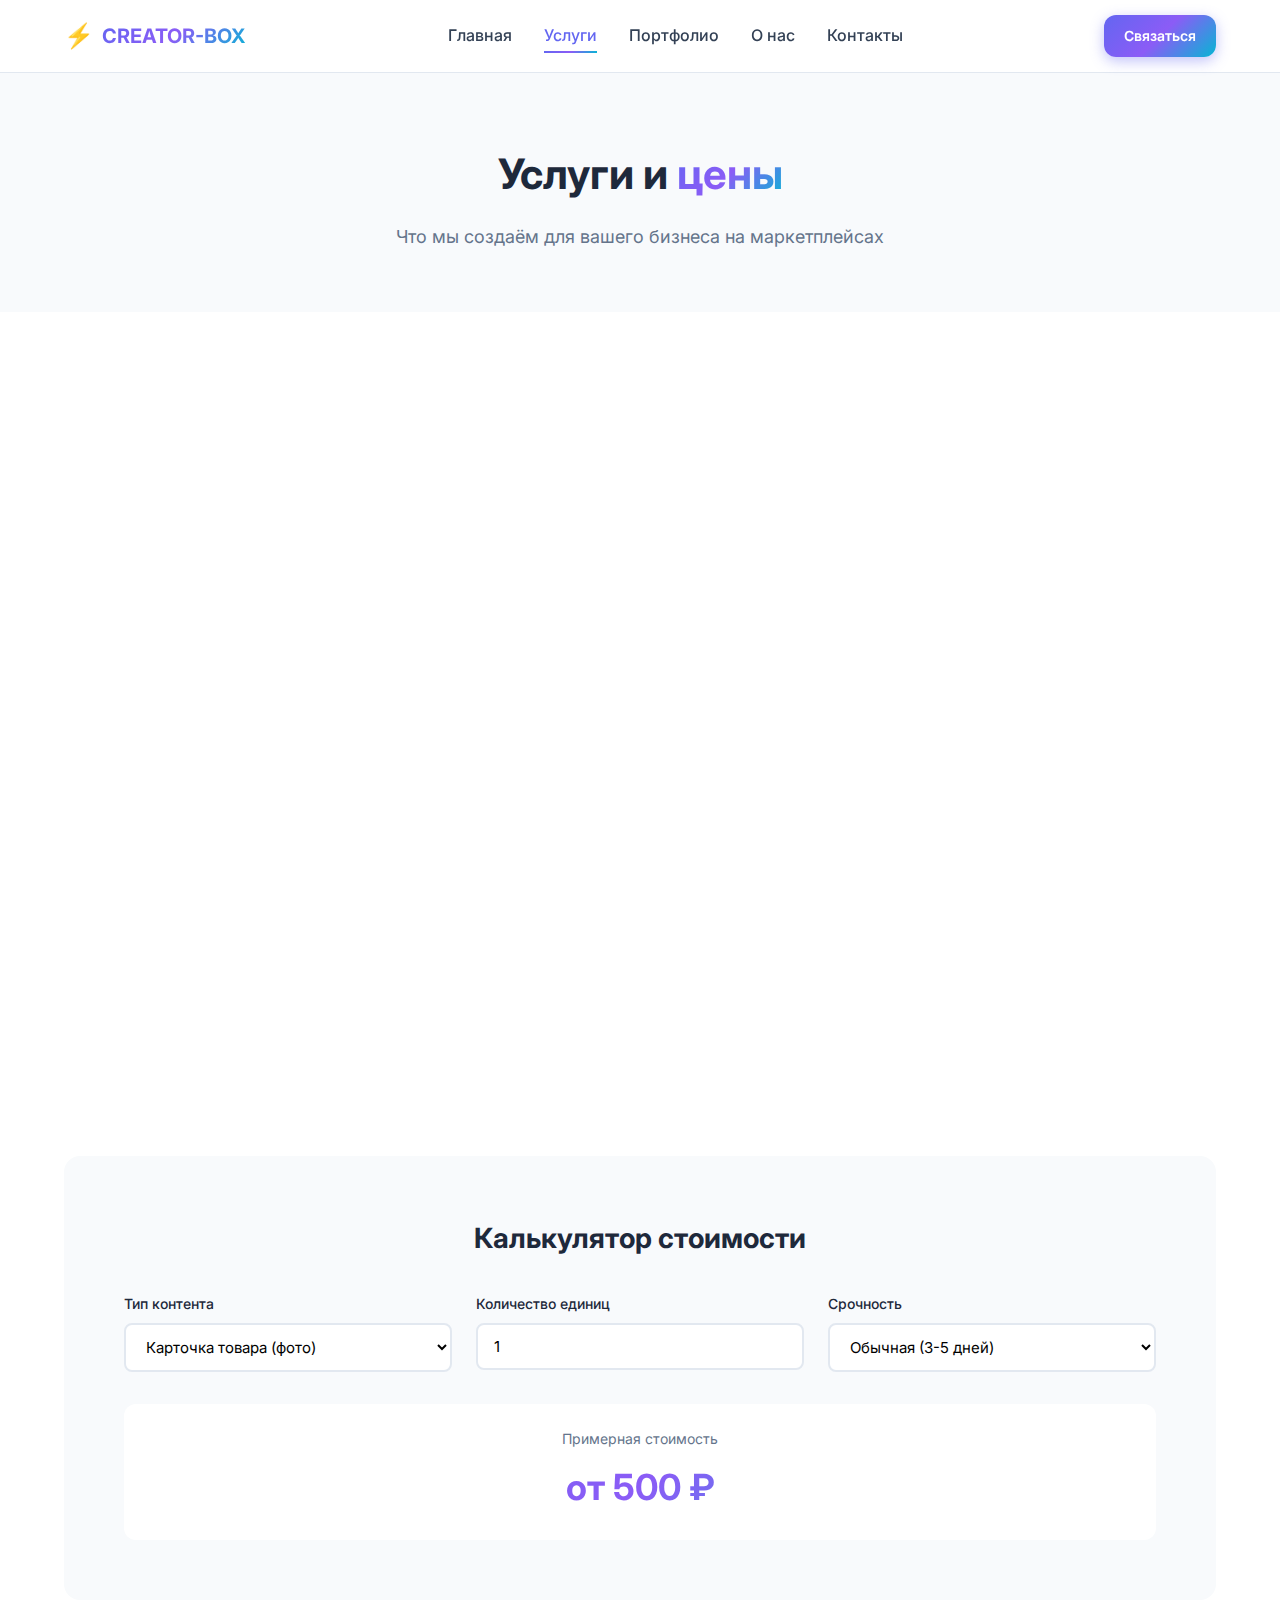
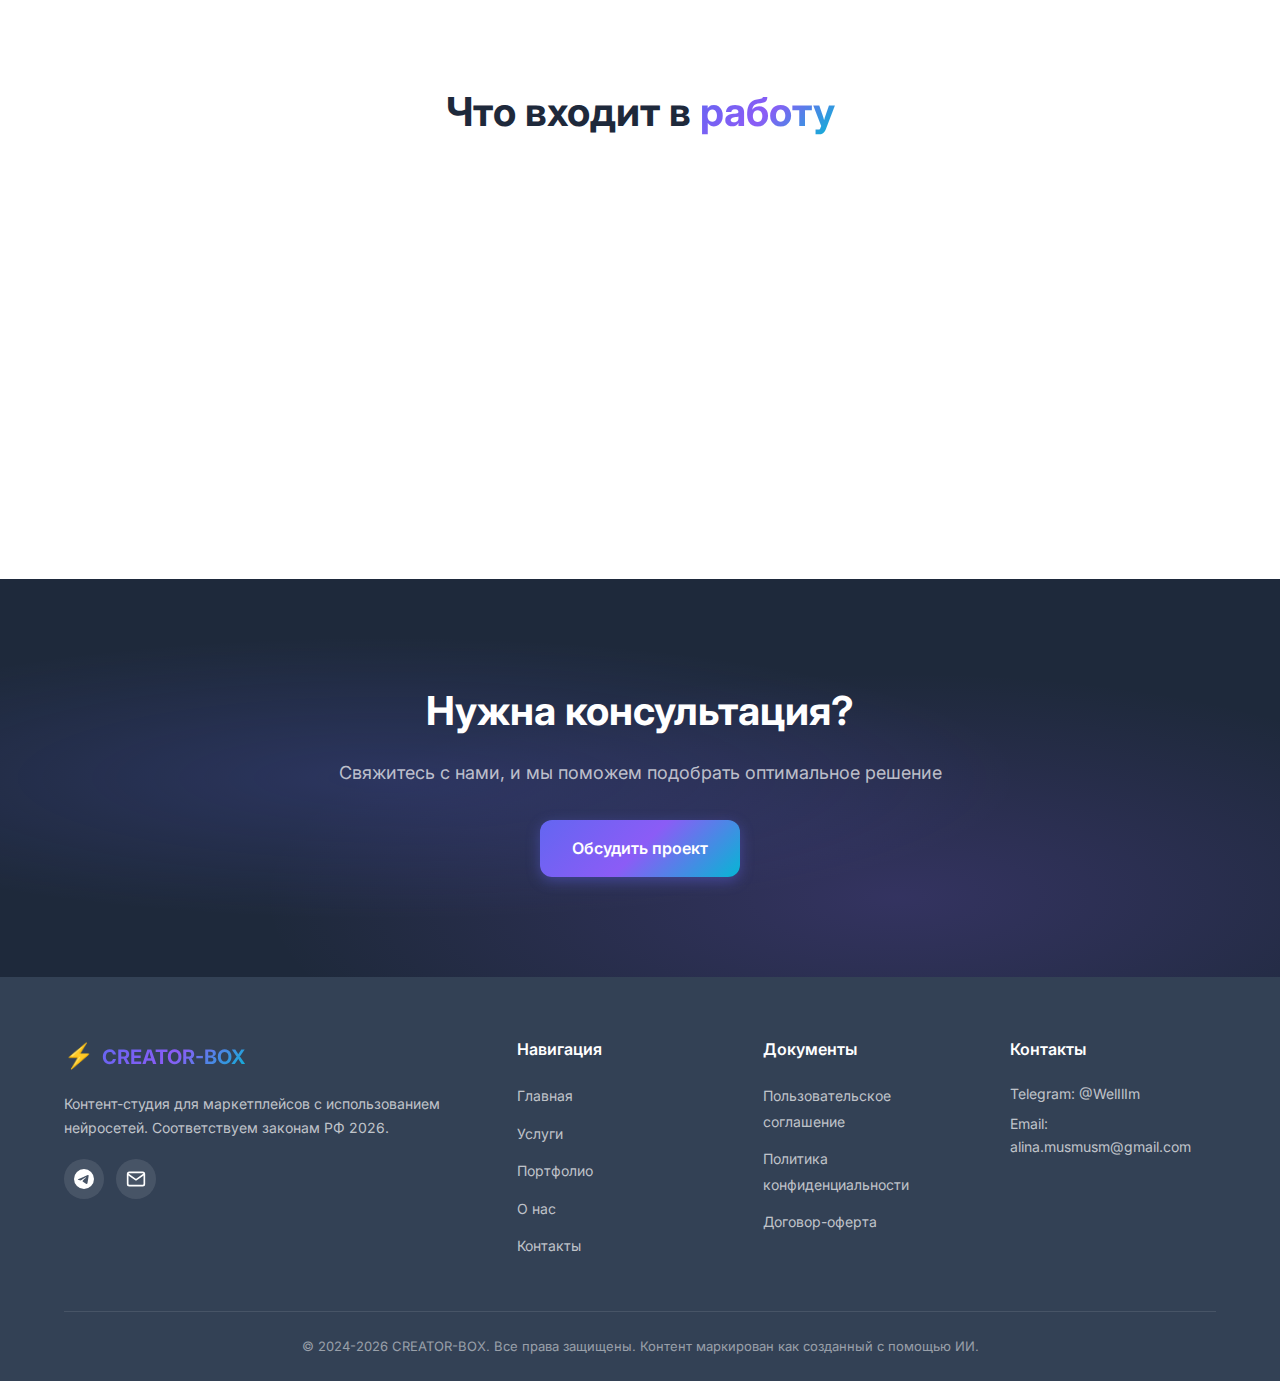
<file: services.html>
<!DOCTYPE html>
<html lang="ru">
<head>
    <meta charset="UTF-8">
    <meta name="viewport" content="width=device-width, initial-scale=1.0">
    <title>Услуги и цены — CREATOR-BOX</title>
    <meta name="description" content="Услуги по созданию контента для маркетплейсов: карточки товаров, видео, аудио. Расчёт стоимости онлайн.">
    <link rel="preconnect" href="https://fonts.googleapis.com">
    <link rel="preconnect" href="https://fonts.gstatic.com" crossorigin>
    <link href="https://fonts.googleapis.com/css2?family=Inter:wght@400;500;600;700&display=swap" rel="stylesheet">
    <link rel="stylesheet" href="style.css">
    <link rel="icon" href="data:image/svg+xml,<svg xmlns='http://www.w3.org/2000/svg' viewBox='0 0 100 100'><text y='.9em' font-size='90'>🎨</text></svg>">
</head>
<body>
    <!-- Header -->
    <header class="header">
        <div class="container">
            <a href="index.html" class="logo">
                <span class="logo-icon">⚡</span>
                <span class="logo-text">CREATOR-BOX</span>
            </a>
            <nav class="nav" id="nav">
                <a href="index.html" class="nav-link">Главная</a>
                <a href="services.html" class="nav-link active">Услуги</a>
                <a href="portfolio.html" class="nav-link">Портфолио</a>
                <a href="about.html" class="nav-link">О нас</a>
                <a href="contacts.html" class="nav-link">Контакты</a>
            </nav>
            <a href="contacts.html" class="btn btn-primary header-btn">Связаться</a>
            <button class="menu-toggle" id="menuToggle" aria-label="Открыть меню">
                <span></span>
                <span></span>
                <span></span>
            </button>
        </div>
    </header>

    <main>
        <!-- Page Header -->
        <section class="page-header">
            <div class="container">
                <h1 class="page-title">Услуги и <span class="gradient-text">цены</span></h1>
                <p class="page-subtitle">Что мы создаём для вашего бизнеса на маркетплейсах</p>
            </div>
        </section>

        <!-- Pricing Section -->
        <section class="services-page">
            <div class="container">
                <div class="pricing-grid">
                    <div class="pricing-card">
                        <div class="pricing-header">
                            <h3 class="pricing-title">Базовый</h3>
                            <div class="pricing-price">от 1 500 ₽</div>
                        </div>
                        <ul class="pricing-features">
                            <li>3-5 фото для карточки товара</li>
                            <li>Инфографика (1-2 варианта)</li>
                            <li>Обработка и ретушь</li>
                            <li>Соответствие требованиям маркетплейсов</li>
                            <li>Помётка "Создано ИИ"</li>
                            <li class="missing">Видеоролик</li>
                            <li class="missing">Аудиотрек</li>
                        </ul>
                        <div class="pricing-note">Все материалы маркируются как созданные с помощью ИИ в соответствии с законодательством РФ 2026</div>
                        <a href="contacts.html" class="btn btn-outline">Заказать</a>
                    </div>
                    
                    <div class="pricing-card featured">
                        <div class="pricing-header">
                            <h3 class="pricing-title">Стандарт</h3>
                            <div class="pricing-price">от 5 000 ₽</div>
                        </div>
                        <ul class="pricing-features">
                            <li>Базовый пакет (фото + инфографика)</li>
                            <li>Короткое видео (15 секунд)</li>
                            <li>Монтаж и постобработка</li>
                            <li>Соответствие требованиям маркетплейсов</li>
                            <li>Помётка "AI Assisted"</li>
                            <li>Базовая оптимизация для SEO</li>
                            <li class="missing">Аудиотрек</li>
                        </ul>
                        <div class="pricing-note">Все материалы маркируются как созданные с помощью ИИ в соответствии с законодательством РФ 2026</div>
                        <a href="contacts.html" class="btn btn-primary">Заказать</a>
                    </div>
                    
                    <div class="pricing-card">
                        <div class="pricing-header">
                            <h3 class="pricing-title">Премиум</h3>
                            <div class="pricing-price">от 10 000 ₽</div>
                        </div>
                        <ul class="pricing-features">
                            <li>Полный набор изображений</li>
                            <li>Видеоролик (до 30 секунд)</li>
                            <li>Оригинальный аудиотрек</li>
                            <li>Эксклюзивная инфографика</li>
                            <li>Полная маркировка ИИ</li>
                            <li>Рекомендации по размещению</li>
                            <li>Приоритетная поддержка</li>
                        </ul>
                        <div class="pricing-note">Все материалы маркируются как созданные с помощью ИИ в соответствии с законодательством РФ 2026</div>
                        <a href="contacts.html" class="btn btn-outline">Заказать</a>
                    </div>
                </div>
                
                <!-- Calculator -->
                <div class="calculator-section">
                    <h2 class="calculator-title">Калькулятор стоимости</h2>
                    <form id="calculatorForm">
                        <div class="calculator-grid">
                            <div class="calculator-field">
                                <label>Тип контента</label>
                                <select id="contentType">
                                    <option value="photo">Карточка товара (фото)</option>
                                    <option value="video">Видеоролик</option>
                                    <option value="audio">Аудиотрек</option>
                                    <option value="package">Комплекс (всё включено)</option>
                                </select>
                            </div>
                            <div class="calculator-field">
                                <label>Количество единиц</label>
                                <input type="number" id="contentCount" value="1" min="1" max="100">
                            </div>
                            <div class="calculator-field">
                                <label>Срочность</label>
                                <select id="urgency">
                                    <option value="normal">Обычная (3-5 дней)</option>
                                    <option value="urgent">Срочная (24-48 часов)</option>
                                </select>
                            </div>
                        </div>
                        <div class="calculator-result">
                            <div class="calculator-result-label">Примерная стоимость</div>
                            <div class="calculator-result-price" id="resultPrice">от 500 ₽</div>
                        </div>
                    </form>
                </div>
                
                <!-- What's Included -->
                <div class="section-header" style="margin-top: 80px;">
                    <h2 class="section-title">Что входит в <span class="gradient-text">работу</span></h2>
                </div>
                <div class="why-us-grid">
                    <div class="why-us-card">
                        <div class="why-us-number">01</div>
                        <h3 class="why-us-title">Консультация</h3>
                        <p class="why-us-desc">Анализ вашего товара и рекомендации по контенту с учётом требований конкретного маркетплейса.</p>
                    </div>
                    <div class="why-us-card">
                        <div class="why-us-number">02</div>
                        <h3 class="why-us-title">Генерация ИИ</h3>
                        <p class="why-us-desc">Создание контента с использованием передовых нейросетей для изображений, видео и аудио.</p>
                    </div>
                    <div class="why-us-card">
                        <div class="why-us-number">03</div>
                        <h3 class="why-us-title">Проверка и адаптация</h3>
                        <p class="why-us-desc">Финальная проверка качества и адаптация под требования маркетплейсов, включая пометки ИИ.</p>
                    </div>
                    <div class="why-us-card">
                        <div class="why-us-number">04</div>
                        <h3 class="why-us-title">Передача прав</h3>
                        <p class="why-us-desc">После оплаты вы получаете исключительные права на контент по акту выполненных работ.</p>
                    </div>
                </div>
            </div>
        </section>
        
        <!-- CTA Section -->
        <section class="cta">
            <div class="container">
                <div class="cta-content">
                    <h2 class="cta-title">Нужна консультация?</h2>
                    <p class="cta-subtitle">Свяжитесь с нами, и мы поможем подобрать оптимальное решение</p>
                    <a href="contacts.html" class="btn btn-primary btn-large">Обсудить проект</a>
                </div>
            </div>
        </section>
    </main>

    <!-- Footer -->
    <footer class="footer">
        <div class="container">
            <div class="footer-grid">
                <div class="footer-brand">
                    <a href="index.html" class="logo">
                        <span class="logo-icon">⚡</span>
                        <span class="logo-text">CREATOR-BOX</span>
                    </a>
                    <p class="footer-desc">Контент-студия для маркетплейсов с использованием нейросетей. Соответствуем законам РФ 2026.</p>
                    <div class="footer-social">
                        <a href="https://t.me/WelIlIm" target="_blank" class="social-link" aria-label="Telegram">
                            <svg width="20" height="20" viewBox="0 0 24 24" fill="currentColor"><path d="M11.944 0A12 12 0 0 0 0 12a12 12 0 0 0 12 12 12 12 0 0 0 12-12A12 12 0 0 0 12 0a12 12 0 0 0-.056 0zm4.962 7.224c.1-.002.321.023.465.14a.506.506 0 0 1 .171.325c.016.093.036.306.02.472-.18 1.898-.962 6.502-1.36 8.627-.168.9-.499 1.201-.82 1.23-.696.065-1.225-.46-1.9-.902-1.056-.693-1.653-1.124-2.678-1.8-1.185-.78-.417-1.21.258-1.91.177-.184 3.247-2.977 3.307-3.23.007-.032.014-.15-.056-.212s-.174-.041-.249-.024c-.106.024-1.793 1.14-5.061 3.345-.48.33-.913.49-1.302.48-.428-.008-1.252-.241-1.865-.44-.752-.245-1.349-.374-1.297-.789.027-.216.325-.437.893-.663 3.498-1.524 5.83-2.529 6.998-3.014 3.332-1.386 4.025-1.627 4.476-1.635z"/></svg>
                        </a>
                        <a href="mailto:alina.musmusm@gmail.com" class="social-link" aria-label="Email">
                            <svg width="20" height="20" viewBox="0 0 24 24" fill="none" stroke="currentColor" stroke-width="2"><path d="M4 4h16c1.1 0 2 .9 2 2v12c0 1.1-.9 2-2 2H4c-1.1 0-2-.9-2-2V6c0-1.1.9-2 2-2z"/><polyline points="22,6 12,13 2,6"/></svg>
                        </a>
                    </div>
                </div>
                <div class="footer-links">
                    <h4>Навигация</h4>
                    <ul>
                        <li><a href="index.html">Главная</a></li>
                        <li><a href="services.html">Услуги</a></li>
                        <li><a href="portfolio.html">Портфолио</a></li>
                        <li><a href="about.html">О нас</a></li>
                        <li><a href="contacts.html">Контакты</a></li>
                    </ul>
                </div>
                <div class="footer-links">
                    <h4>Документы</h4>
                    <ul>
                        <li><a href="#">Пользовательское соглашение</a></li>
                        <li><a href="#">Политика конфиденциальности</a></li>
                        <li><a href="#">Договор-оферта</a></li>
                    </ul>
                </div>
                <div class="footer-contacts">
                    <h4>Контакты</h4>
                    <p>Telegram: <a href="https://t.me/WelIlIm">@WelIlIm</a></p>
                    <p>Email: <a href="mailto:alina.musmusm@gmail.com">alina.musmusm@gmail.com</a></p>
                </div>
            </div>
            <div class="footer-bottom">
                <p>&copy; 2024-2026 CREATOR-BOX. Все права защищены. Контент маркирован как созданный с помощью ИИ.</p>
            </div>
        </div>
    </footer>

    <script src="main.js"></script>
</body>
</html>
</file>
<file: style.css>
:root {
    --primary: #6366f1;
    --primary-dark: #4f46e5;
    --primary-light: #818cf8;
    --secondary: #06b6d4;
    --accent: #8b5cf6;
    --dark: #1e293b;
    --dark-light: #334155;
    --light: #f8fafc;
    --white: #ffffff;
    --gray: #64748b;
    --gray-light: #e2e8f0;
    --gradient: linear-gradient(135deg, var(--primary) 0%, var(--accent) 50%, var(--secondary) 100%);
    --shadow-sm: 0 1px 2px rgba(0, 0, 0, 0.05);
    --shadow: 0 4px 6px -1px rgba(0, 0, 0, 0.1), 0 2px 4px -1px rgba(0, 0, 0, 0.06);
    --shadow-lg: 0 10px 15px -3px rgba(0, 0, 0, 0.1), 0 4px 6px -2px rgba(0, 0, 0, 0.05);
    --shadow-xl: 0 20px 25px -5px rgba(0, 0, 0, 0.1), 0 10px 10px -5px rgba(0, 0, 0, 0.04);
    --radius-sm: 8px;
    --radius: 12px;
    --radius-lg: 16px;
    --radius-xl: 24px;
    --transition: all 0.3s cubic-bezier(0.4, 0, 0.2, 1);
}

* {
    margin: 0;
    padding: 0;
    box-sizing: border-box;
}

html {
    scroll-behavior: smooth;
}

body {
    font-family: 'Inter', -apple-system, BlinkMacSystemFont, 'Segoe UI', Roboto, sans-serif;
    font-size: 16px;
    line-height: 1.6;
    color: var(--dark);
    background-color: var(--white);
    overflow-x: hidden;
}

.container {
    max-width: 1200px;
    margin: 0 auto;
    padding: 0 24px;
}

a {
    text-decoration: none;
    color: inherit;
    transition: var(--transition);
}

ul {
    list-style: none;
}

img {
    max-width: 100%;
    height: auto;
}

.gradient-text {
    background: var(--gradient);
    -webkit-background-clip: text;
    -webkit-text-fill-color: transparent;
    background-clip: text;
}

/* Buttons */
.btn {
    display: inline-flex;
    align-items: center;
    justify-content: center;
    gap: 8px;
    padding: 12px 24px;
    font-size: 15px;
    font-weight: 600;
    border-radius: var(--radius);
    border: none;
    cursor: pointer;
    transition: var(--transition);
}

.btn-primary {
    background: var(--gradient);
    color: var(--white);
    box-shadow: 0 4px 14px rgba(99, 102, 241, 0.4);
}

.btn-primary:hover {
    transform: translateY(-2px);
    box-shadow: 0 6px 20px rgba(99, 102, 241, 0.5);
}

.btn-secondary {
    background: var(--white);
    color: var(--dark);
    border: 2px solid var(--gray-light);
}

.btn-secondary:hover {
    border-color: var(--primary);
    color: var(--primary);
    transform: translateY(-2px);
}

.btn-outline {
    background: transparent;
    color: var(--primary);
    border: 2px solid var(--primary);
}

.btn-outline:hover {
    background: var(--primary);
    color: var(--white);
    transform: translateY(-2px);
}

.btn-large {
    padding: 16px 32px;
    font-size: 16px;
}

/* Header */
.header {
    position: fixed;
    top: 0;
    left: 0;
    right: 0;
    z-index: 1000;
    background: rgba(255, 255, 255, 0.9);
    backdrop-filter: blur(20px);
    border-bottom: 1px solid var(--gray-light);
    transition: var(--transition);
}

.header .container {
    display: flex;
    align-items: center;
    justify-content: space-between;
    height: 72px;
}

.logo {
    display: flex;
    align-items: center;
    gap: 8px;
    font-weight: 700;
    font-size: 20px;
}

.logo-icon {
    font-size: 24px;
}

.logo-text {
    background: var(--gradient);
    -webkit-background-clip: text;
    -webkit-text-fill-color: transparent;
    background-clip: text;
}

.nav {
    display: flex;
    align-items: center;
    gap: 32px;
}

.nav-link {
    font-weight: 500;
    color: var(--dark-light);
    position: relative;
}

.nav-link:hover,
.nav-link.active {
    color: var(--primary);
}

.nav-link::after {
    content: '';
    position: absolute;
    bottom: -4px;
    left: 0;
    width: 0;
    height: 2px;
    background: var(--gradient);
    transition: var(--transition);
}

.nav-link:hover::after,
.nav-link.active::after {
    width: 100%;
}

.header-btn {
    padding: 10px 20px;
    font-size: 14px;
}

.menu-toggle {
    display: none;
    flex-direction: column;
    gap: 5px;
    padding: 8px;
    background: none;
    border: none;
    cursor: pointer;
}

.menu-toggle span {
    width: 24px;
    height: 2px;
    background: var(--dark);
    transition: var(--transition);
}

/* Hero Section */
.hero {
    padding: 160px 0 100px;
    position: relative;
    overflow: hidden;
}

.hero-bg {
    position: absolute;
    top: 0;
    left: 0;
    right: 0;
    bottom: 0;
    background: 
        radial-gradient(ellipse at 20% 50%, rgba(99, 102, 241, 0.08) 0%, transparent 50%),
        radial-gradient(ellipse at 80% 80%, rgba(139, 92, 246, 0.08) 0%, transparent 50%),
        radial-gradient(ellipse at 60% 20%, rgba(6, 182, 212, 0.05) 0%, transparent 40%);
    z-index: -1;
}

.hero .container {
    display: grid;
    grid-template-columns: 1fr 1fr;
    gap: 60px;
    align-items: center;
}

.hero-badge {
    display: inline-block;
    padding: 8px 16px;
    background: rgba(99, 102, 241, 0.1);
    color: var(--primary);
    font-size: 13px;
    font-weight: 600;
    border-radius: 50px;
    margin-bottom: 24px;
    text-transform: uppercase;
    letter-spacing: 1px;
}

.hero-title {
    font-size: 48px;
    font-weight: 700;
    line-height: 1.2;
    margin-bottom: 24px;
    color: var(--dark);
}

.hero-subtitle {
    font-size: 18px;
    color: var(--gray);
    margin-bottom: 32px;
    max-width: 500px;
}

.hero-buttons {
    display: flex;
    gap: 16px;
    margin-bottom: 48px;
}

.hero-stats {
    display: flex;
    gap: 40px;
}

.stat {
    display: flex;
    flex-direction: column;
}

.stat-number {
    font-size: 32px;
    font-weight: 700;
    background: var(--gradient);
    -webkit-background-clip: text;
    -webkit-text-fill-color: transparent;
    background-clip: text;
}

.stat-label {
    font-size: 14px;
    color: var(--gray);
}

.hero-visual {
    position: relative;
    display: flex;
    justify-content: center;
    align-items: center;
}

.hero-card {
    width: 320px;
    height: 400px;
    background: var(--white);
    border-radius: var(--radius-lg);
    box-shadow: var(--shadow-xl);
    padding: 20px;
    position: relative;
    animation: float 6s ease-in-out infinite;
}

@keyframes float {
    0%, 100% { transform: translateY(0); }
    50% { transform: translateY(-20px); }
}

.ai-badge {
    position: absolute;
    top: -10px;
    right: -10px;
    width: 50px;
    height: 50px;
    background: var(--gradient);
    border-radius: 50%;
    display: flex;
    align-items: center;
    justify-content: center;
    color: var(--white);
    font-weight: 700;
    font-size: 14px;
    box-shadow: var(--shadow-lg);
    animation: pulse 2s ease-in-out infinite;
}

@keyframes pulse {
    0%, 100% { transform: scale(1); }
    50% { transform: scale(1.1); }
}

.hero-card-content {
    height: 100%;
    display: flex;
    flex-direction: column;
}

.hero-card-image {
    flex: 1;
    background: linear-gradient(135deg, var(--gray-light) 0%, var(--primary-light) 100%);
    border-radius: var(--radius);
    margin-bottom: 16px;
    position: relative;
    overflow: hidden;
}

.hero-card-image::before {
    content: '';
    position: absolute;
    top: 50%;
    left: 50%;
    transform: translate(-50%, -50%);
    width: 80px;
    height: 80px;
    background: var(--white);
    border-radius: 50%;
    opacity: 0.5;
}

.hero-card-text {
    text-align: center;
}

.hero-card-title {
    font-weight: 600;
    font-size: 16px;
    margin-bottom: 4px;
}

.hero-card-desc {
    font-size: 13px;
    color: var(--gray);
}

/* Section Styles */
.section-header {
    text-align: center;
    margin-bottom: 60px;
}

.section-title {
    font-size: 40px;
    font-weight: 700;
    margin-bottom: 16px;
    color: var(--dark);
}

.section-subtitle {
    font-size: 18px;
    color: var(--gray);
    max-width: 600px;
    margin: 0 auto;
}

/* Services Section */
.services {
    padding: 100px 0;
    background: var(--light);
}

.services-grid {
    display: grid;
    grid-template-columns: repeat(4, 1fr);
    gap: 24px;
}

.service-card {
    background: var(--white);
    padding: 32px;
    border-radius: var(--radius-lg);
    box-shadow: var(--shadow);
    transition: var(--transition);
    position: relative;
    overflow: hidden;
}

.service-card::before {
    content: '';
    position: absolute;
    top: 0;
    left: 0;
    right: 0;
    height: 4px;
    background: var(--gradient);
    transform: scaleX(0);
    transition: var(--transition);
}

.service-card:hover {
    transform: translateY(-8px);
    box-shadow: var(--shadow-xl);
}

.service-card:hover::before {
    transform: scaleX(1);
}

.service-card-highlight {
    background: var(--gradient);
    color: var(--white);
}

.service-card-highlight .service-desc,
.service-card-highlight .ai-label {
    color: rgba(255, 255, 255, 0.8);
}

.service-icon {
    width: 60px;
    height: 60px;
    background: rgba(99, 102, 241, 0.1);
    border-radius: var(--radius);
    display: flex;
    align-items: center;
    justify-content: center;
    margin-bottom: 20px;
    color: var(--primary);
    transition: var(--transition);
}

.service-card:hover .service-icon {
    background: var(--primary);
    color: var(--white);
}

.service-card-highlight .service-icon {
    background: rgba(255, 255, 255, 0.2);
    color: var(--white);
}

.service-title {
    font-size: 18px;
    font-weight: 600;
    margin-bottom: 12px;
}

.service-desc {
    font-size: 14px;
    color: var(--gray);
    margin-bottom: 16px;
    line-height: 1.7;
}

.ai-label {
    display: inline-block;
    padding: 4px 12px;
    background: rgba(99, 102, 241, 0.1);
    color: var(--primary);
    font-size: 11px;
    font-weight: 600;
    border-radius: 50px;
    text-transform: uppercase;
    letter-spacing: 0.5px;
}

/* Why Us Section */
.why-us {
    padding: 100px 0;
}

.why-us-grid {
    display: grid;
    grid-template-columns: repeat(4, 1fr);
    gap: 24px;
}

.why-us-card {
    padding: 32px;
    background: var(--white);
    border-radius: var(--radius-lg);
    border: 1px solid var(--gray-light);
    transition: var(--transition);
}

.why-us-card:hover {
    border-color: var(--primary);
    box-shadow: var(--shadow-lg);
}

.why-us-number {
    font-size: 48px;
    font-weight: 700;
    background: var(--gradient);
    -webkit-background-clip: text;
    -webkit-text-fill-color: transparent;
    background-clip: text;
    margin-bottom: 16px;
    opacity: 0.5;
}

.why-us-title {
    font-size: 18px;
    font-weight: 600;
    margin-bottom: 12px;
}

.why-us-desc {
    font-size: 14px;
    color: var(--gray);
    line-height: 1.7;
}

/* How We Work Section */
.how-we-work {
    padding: 100px 0;
    background: var(--light);
}

.steps {
    display: flex;
    align-items: flex-start;
    justify-content: center;
    gap: 0;
    flex-wrap: wrap;
}

.step {
    display: flex;
    flex-direction: column;
    align-items: center;
    text-align: center;
    max-width: 250px;
}

.step-number {
    width: 60px;
    height: 60px;
    background: var(--gradient);
    border-radius: 50%;
    display: flex;
    align-items: center;
    justify-content: center;
    color: var(--white);
    font-size: 24px;
    font-weight: 700;
    margin-bottom: 20px;
    box-shadow: 0 4px 14px rgba(99, 102, 241, 0.4);
}

.step-content {
    padding: 0 16px;
}

.step-title {
    font-size: 18px;
    font-weight: 600;
    margin-bottom: 8px;
}

.step-desc {
    font-size: 14px;
    color: var(--gray);
    line-height: 1.6;
}

.step-connector {
    width: 80px;
    height: 2px;
    background: var(--gradient);
    margin-top: 30px;
    opacity: 0.3;
}

/* Portfolio Preview Section */
.portfolio-preview {
    padding: 100px 0;
}

.portfolio-grid {
    display: grid;
    grid-template-columns: repeat(3, 1fr);
    gap: 24px;
}

.portfolio-item {
    border-radius: var(--radius-lg);
    overflow: hidden;
    background: var(--white);
    box-shadow: var(--shadow);
    transition: var(--transition);
}

.portfolio-item:hover {
    transform: translateY(-8px);
    box-shadow: var(--shadow-xl);
}

.portfolio-image {
    height: 240px;
    background: linear-gradient(135deg, var(--gray-light) 0%, #c4b5fd 100%);
    position: relative;
    display: flex;
    align-items: center;
    justify-content: center;
}

.portfolio-video {
    background: linear-gradient(135deg, #f0abfc 0%, #e879f9 100%);
}

.portfolio-audio {
    background: linear-gradient(135deg, #6ee7b7 0%, #34d399 100%);
}

.ai-stamp {
    position: absolute;
    top: 16px;
    right: 16px;
    padding: 6px 12px;
    background: rgba(0, 0, 0, 0.7);
    color: var(--white);
    font-size: 11px;
    font-weight: 600;
    border-radius: 50px;
    text-transform: uppercase;
}

.play-icon,
.audio-icon {
    font-size: 48px;
    color: var(--white);
    opacity: 0.9;
}

.portfolio-info {
    padding: 20px;
}

.portfolio-info h4 {
    font-size: 16px;
    font-weight: 600;
    margin-bottom: 4px;
}

.portfolio-info p {
    font-size: 14px;
    color: var(--gray);
}

.portfolio-more {
    text-align: center;
    margin-top: 48px;
}

/* CTA Section */
.cta {
    padding: 100px 0;
    background: var(--dark);
    position: relative;
    overflow: hidden;
}

.cta::before {
    content: '';
    position: absolute;
    top: 0;
    left: 0;
    right: 0;
    bottom: 0;
    background: 
        radial-gradient(ellipse at 30% 50%, rgba(99, 102, 241, 0.2) 0%, transparent 50%),
        radial-gradient(ellipse at 70% 80%, rgba(139, 92, 246, 0.2) 0%, transparent 50%);
    z-index: 0;
}

.cta-content {
    position: relative;
    z-index: 1;
    text-align: center;
}

.cta-title {
    font-size: 40px;
    font-weight: 700;
    color: var(--white);
    margin-bottom: 16px;
}

.cta-subtitle {
    font-size: 18px;
    color: rgba(255, 255, 255, 0.7);
    margin-bottom: 32px;
}

/* Footer */
.footer {
    background: var(--dark-light);
    color: var(--white);
    padding: 60px 0 24px;
}

.footer-grid {
    display: grid;
    grid-template-columns: 2fr 1fr 1fr 1fr;
    gap: 40px;
    margin-bottom: 40px;
}

.footer-brand .logo {
    margin-bottom: 16px;
}

.footer-desc {
    font-size: 14px;
    color: rgba(255, 255, 255, 0.7);
    margin-bottom: 20px;
    line-height: 1.7;
}

.footer-social {
    display: flex;
    gap: 12px;
}

.social-link {
    width: 40px;
    height: 40px;
    background: rgba(255, 255, 255, 0.1);
    border-radius: 50%;
    display: flex;
    align-items: center;
    justify-content: center;
    transition: var(--transition);
}

.social-link:hover {
    background: var(--primary);
    transform: translateY(-4px);
}

.footer-links h4,
.footer-contacts h4 {
    font-size: 16px;
    font-weight: 600;
    margin-bottom: 20px;
}

.footer-links ul li {
    margin-bottom: 12px;
}

.footer-links a {
    font-size: 14px;
    color: rgba(255, 255, 255, 0.7);
}

.footer-links a:hover {
    color: var(--white);
}

.footer-contacts p {
    font-size: 14px;
    color: rgba(255, 255, 255, 0.7);
    margin-bottom: 8px;
}

.footer-contacts a:hover {
    color: var(--white);
}

.footer-bottom {
    padding-top: 24px;
    border-top: 1px solid rgba(255, 255, 255, 0.1);
    text-align: center;
}

.footer-bottom p {
    font-size: 13px;
    color: rgba(255, 255, 255, 0.5);
}

/* Page Header */
.page-header {
    padding: 140px 0 60px;
    background: var(--light);
    text-align: center;
}

.page-header .container {
    max-width: 800px;
}

.page-title {
    font-size: 42px;
    font-weight: 700;
    margin-bottom: 16px;
}

.page-subtitle {
    font-size: 18px;
    color: var(--gray);
}

/* Services Page */
.services-page {
    padding: 80px 0;
}

.pricing-grid {
    display: grid;
    grid-template-columns: repeat(3, 1fr);
    gap: 24px;
    margin-bottom: 60px;
}

.pricing-card {
    background: var(--white);
    border-radius: var(--radius-lg);
    padding: 40px 32px;
    box-shadow: var(--shadow);
    border: 2px solid transparent;
    transition: var(--transition);
    position: relative;
}

.pricing-card:hover,
.pricing-card.featured {
    border-color: var(--primary);
    transform: translateY(-8px);
    box-shadow: var(--shadow-xl);
}

.pricing-card.featured::before {
    content: 'Популярный';
    position: absolute;
    top: -12px;
    left: 50%;
    transform: translateX(-50%);
    padding: 6px 16px;
    background: var(--gradient);
    color: var(--white);
    font-size: 12px;
    font-weight: 600;
    border-radius: 50px;
}

.pricing-header {
    text-align: center;
    margin-bottom: 32px;
    padding-bottom: 24px;
    border-bottom: 1px solid var(--gray-light);
}

.pricing-title {
    font-size: 20px;
    font-weight: 600;
    margin-bottom: 8px;
}

.pricing-price {
    font-size: 36px;
    font-weight: 700;
    background: var(--gradient);
    -webkit-background-clip: text;
    -webkit-text-fill-color: transparent;
    background-clip: text;
}

.pricing-price span {
    font-size: 16px;
    font-weight: 400;
    color: var(--gray);
}

.pricing-features {
    margin-bottom: 32px;
}

.pricing-features li {
    display: flex;
    align-items: flex-start;
    gap: 12px;
    margin-bottom: 16px;
    font-size: 14px;
    color: var(--dark-light);
}

.pricing-features li::before {
    content: '✓';
    color: var(--primary);
    font-weight: 700;
    flex-shrink: 0;
}

.pricing-features li.missing {
    color: var(--gray);
}

.pricing-features li.missing::before {
    content: '×';
    color: var(--gray);
}

.pricing-note {
    text-align: center;
    font-size: 13px;
    color: var(--gray);
    padding: 12px;
    background: var(--light);
    border-radius: var(--radius-sm);
    margin-bottom: 20px;
}

.pricing-card .btn {
    width: 100%;
}

.calculator-section {
    background: var(--light);
    padding: 60px;
    border-radius: var(--radius-lg);
    margin-top: 60px;
}

.calculator-title {
    font-size: 28px;
    font-weight: 700;
    text-align: center;
    margin-bottom: 32px;
}

.calculator-grid {
    display: grid;
    grid-template-columns: repeat(3, 1fr);
    gap: 24px;
    margin-bottom: 32px;
}

.calculator-field label {
    display: block;
    font-size: 14px;
    font-weight: 500;
    margin-bottom: 8px;
}

.calculator-field select,
.calculator-field input {
    width: 100%;
    padding: 12px 16px;
    border: 2px solid var(--gray-light);
    border-radius: var(--radius-sm);
    font-size: 15px;
    font-family: inherit;
    transition: var(--transition);
    background: var(--white);
}

.calculator-field select:focus,
.calculator-field input:focus {
    outline: none;
    border-color: var(--primary);
}

.calculator-result {
    text-align: center;
    padding: 24px;
    background: var(--white);
    border-radius: var(--radius);
}

.calculator-result-label {
    font-size: 14px;
    color: var(--gray);
    margin-bottom: 8px;
}

.calculator-result-price {
    font-size: 36px;
    font-weight: 700;
    background: var(--gradient);
    -webkit-background-clip: text;
    -webkit-text-fill-color: transparent;
    background-clip: text;
}

/* Portfolio Page */
.portfolio-page {
    padding: 80px 0;
}

.portfolio-filter {
    display: flex;
    justify-content: center;
    gap: 12px;
    margin-bottom: 48px;
    flex-wrap: wrap;
}

.filter-btn {
    padding: 10px 20px;
    background: var(--white);
    border: 2px solid var(--gray-light);
    border-radius: 50px;
    font-size: 14px;
    font-weight: 500;
    cursor: pointer;
    transition: var(--transition);
}

.filter-btn:hover,
.filter-btn.active {
    background: var(--primary);
    border-color: var(--primary);
    color: var(--white);
}

.portfolio-full-grid {
    display: grid;
    grid-template-columns: repeat(3, 1fr);
    gap: 24px;
}

.portfolio-full-item {
    border-radius: var(--radius-lg);
    overflow: hidden;
    background: var(--white);
    box-shadow: var(--shadow);
    transition: var(--transition);
}

.portfolio-full-item:hover {
    transform: translateY(-8px);
    box-shadow: var(--shadow-xl);
}

.portfolio-full-item .portfolio-image {
    height: 280px;
}

/* About Page */
.about-page {
    padding: 80px 0;
}

.about-grid {
    display: grid;
    grid-template-columns: 1fr 1fr;
    gap: 60px;
    align-items: center;
    margin-bottom: 80px;
}

.about-image {
    width: 100%;
    height: 400px;
    background: linear-gradient(135deg, var(--primary-light) 0%, var(--accent) 100%);
    border-radius: var(--radius-lg);
    display: flex;
    align-items: center;
    justify-content: center;
    font-size: 120px;
}

.about-content h2 {
    font-size: 32px;
    font-weight: 700;
    margin-bottom: 20px;
}

.about-content p {
    font-size: 16px;
    color: var(--gray);
    line-height: 1.8;
    margin-bottom: 16px;
}

.legal-section {
    background: var(--light);
    padding: 60px;
    border-radius: var(--radius-lg);
    margin-bottom: 40px;
}

.legal-section h2 {
    font-size: 28px;
    font-weight: 700;
    margin-bottom: 24px;
}

.legal-section p {
    font-size: 15px;
    color: var(--dark-light);
    line-height: 1.8;
    margin-bottom: 16px;
}

.legal-section ul {
    margin-bottom: 20px;
}

.legal-section li {
    display: flex;
    align-items: center;
    gap: 12px;
    margin-bottom: 12px;
    font-size: 15px;
}

.legal-section li::before {
    content: '✓';
    color: var(--primary);
    font-weight: 700;
}

.legal-docs {
    display: grid;
    grid-template-columns: repeat(3, 1fr);
    gap: 20px;
}

.legal-doc {
    padding: 24px;
    background: var(--white);
    border-radius: var(--radius);
    text-align: center;
    box-shadow: var(--shadow);
    transition: var(--transition);
}

.legal-doc:hover {
    transform: translateY(-4px);
    box-shadow: var(--shadow-lg);
}

.legal-doc-icon {
    font-size: 32px;
    margin-bottom: 12px;
}

.legal-doc h4 {
    font-size: 14px;
    font-weight: 600;
    margin-bottom: 8px;
}

.legal-doc p {
    font-size: 12px;
    color: var(--gray);
}

/* Contacts Page */
.contacts-page {
    padding: 80px 0;
}

.contacts-grid {
    display: grid;
    grid-template-columns: 1fr 1fr;
    gap: 60px;
}

.contact-methods {
    display: flex;
    flex-direction: column;
    gap: 20px;
}

.contact-method {
    display: flex;
    align-items: center;
    gap: 20px;
    padding: 24px;
    background: var(--white);
    border-radius: var(--radius);
    box-shadow: var(--shadow);
    transition: var(--transition);
    text-decoration: none;
}

.contact-method:hover {
    transform: translateX(8px);
    box-shadow: var(--shadow-lg);
}

.contact-method-icon {
    width: 56px;
    height: 56px;
    background: rgba(99, 102, 241, 0.1);
    border-radius: var(--radius);
    display: flex;
    align-items: center;
    justify-content: center;
    color: var(--primary);
    font-size: 24px;
    flex-shrink: 0;
}

.contact-method-content h4 {
    font-size: 16px;
    font-weight: 600;
    margin-bottom: 4px;
}

.contact-method-content p {
    font-size: 14px;
    color: var(--gray);
}

.faq-section {
    margin-top: 40px;
}

.faq-section h3 {
    font-size: 24px;
    font-weight: 700;
    margin-bottom: 24px;
}

.faq-item {
    background: var(--white);
    border-radius: var(--radius);
    padding: 20px;
    margin-bottom: 12px;
    box-shadow: var(--shadow-sm);
}

.faq-question {
    font-size: 15px;
    font-weight: 600;
    margin-bottom: 8px;
}

.faq-answer {
    font-size: 14px;
    color: var(--gray);
    line-height: 1.7;
}

.contact-form-wrapper {
    background: var(--white);
    border-radius: var(--radius-lg);
    padding: 40px;
    box-shadow: var(--shadow);
}

.contact-form-wrapper h3 {
    font-size: 24px;
    font-weight: 700;
    margin-bottom: 24px;
}

.form-group {
    margin-bottom: 20px;
}

.form-group label {
    display: block;
    font-size: 14px;
    font-weight: 500;
    margin-bottom: 8px;
}

.form-group input,
.form-group select,
.form-group textarea {
    width: 100%;
    padding: 14px 16px;
    border: 2px solid var(--gray-light);
    border-radius: var(--radius-sm);
    font-size: 15px;
    font-family: inherit;
    transition: var(--transition);
}

.form-group input:focus,
.form-group select:focus,
.form-group textarea:focus {
    outline: none;
    border-color: var(--primary);
}

.form-group textarea {
    min-height: 120px;
    resize: vertical;
}

.form-group .hidden {
    display: none;
}

.form-success {
    display: none;
    padding: 20px;
    background: rgba(34, 197, 94, 0.1);
    border-radius: var(--radius-sm);
    color: #16a34a;
    text-align: center;
    margin-top: 20px;
}

.form-success.show {
    display: block;
}

/* Responsive */
@media (max-width: 1024px) {
    .hero .container {
        grid-template-columns: 1fr;
        text-align: center;
    }
    
    .hero-subtitle {
        margin: 0 auto 32px;
    }
    
    .hero-buttons {
        justify-content: center;
    }
    
    .hero-stats {
        justify-content: center;
    }
    
    .hero-visual {
        display: none;
    }
    
    .services-grid,
    .why-us-grid,
    .pricing-grid,
    .portfolio-grid,
    .portfolio-full-grid {
        grid-template-columns: repeat(2, 1fr);
    }
    
    .footer-grid {
        grid-template-columns: repeat(2, 1fr);
    }
    
    .calculator-grid {
        grid-template-columns: repeat(2, 1fr);
    }
    
    .about-grid,
    .contacts-grid {
        grid-template-columns: 1fr;
    }
    
    .legal-docs {
        grid-template-columns: 1fr;
    }
}

@media (max-width: 768px) {
    .nav {
        position: fixed;
        top: 72px;
        left: 0;
        right: 0;
        background: var(--white);
        flex-direction: column;
        padding: 24px;
        gap: 16px;
        border-bottom: 1px solid var(--gray-light);
        transform: translateY(-100%);
        opacity: 0;
        visibility: hidden;
        transition: var(--transition);
    }
    
    .nav.active {
        transform: translateY(0);
        opacity: 1;
        visibility: visible;
    }
    
    .header-btn {
        display: none;
    }
    
    .menu-toggle {
        display: flex;
    }
    
    .hero-title {
        font-size: 32px;
    }
    
    .hero-buttons {
        flex-direction: column;
    }
    
    .hero-stats {
        flex-wrap: wrap;
        gap: 24px;
    }
    
    .section-title {
        font-size: 28px;
    }
    
    .services-grid,
    .why-us-grid,
    .pricing-grid,
    .portfolio-grid,
    .portfolio-full-grid {
        grid-template-columns: 1fr;
    }
    
    .steps {
        flex-direction: column;
        align-items: center;
    }
    
    .step-connector {
        width: 2px;
        height: 40px;
        margin: 0;
    }
    
    .footer-grid {
        grid-template-columns: 1fr;
        text-align: center;
    }
    
    .footer-social {
        justify-content: center;
    }
    
    .calculator-grid {
        grid-template-columns: 1fr;
    }
    
    .contact-methods {
        order: 2;
    }
    
    .contact-form-wrapper {
        order: 1;
    }
}

@media (max-width: 480px) {
    .container {
        padding: 0 16px;
    }
    
    .hero {
        padding: 120px 0 60px;
    }
    
    .hero-title {
        font-size: 26px;
    }
    
    .section-title {
        font-size: 24px;
    }
    
    .cta-title {
        font-size: 28px;
    }
    
    .pricing-card {
        padding: 24px;
    }
    
    .legal-section {
        padding: 32px 20px;
    }
}

/* Animations */
@keyframes fadeInUp {
    from {
        opacity: 0;
        transform: translateY(20px);
    }
    to {
        opacity: 1;
        transform: translateY(0);
    }
}

.service-card,
.why-us-card,
.portfolio-item,
.pricing-card {
    animation: fadeInUp 0.6s ease-out forwards;
    opacity: 0;
}

.service-card:nth-child(1) { animation-delay: 0.1s; }
.service-card:nth-child(2) { animation-delay: 0.2s; }
.service-card:nth-child(3) { animation-delay: 0.3s; }
.service-card:nth-child(4) { animation-delay: 0.4s; }

.why-us-card:nth-child(1) { animation-delay: 0.1s; }
.why-us-card:nth-child(2) { animation-delay: 0.2s; }
.why-us-card:nth-child(3) { animation-delay: 0.3s; }
.why-us-card:nth-child(4) { animation-delay: 0.4s; }

.portfolio-item:nth-child(1) { animation-delay: 0.1s; }
.portfolio-item:nth-child(2) { animation-delay: 0.2s; }
.portfolio-item:nth-child(3) { animation-delay: 0.3s; }
</file>
